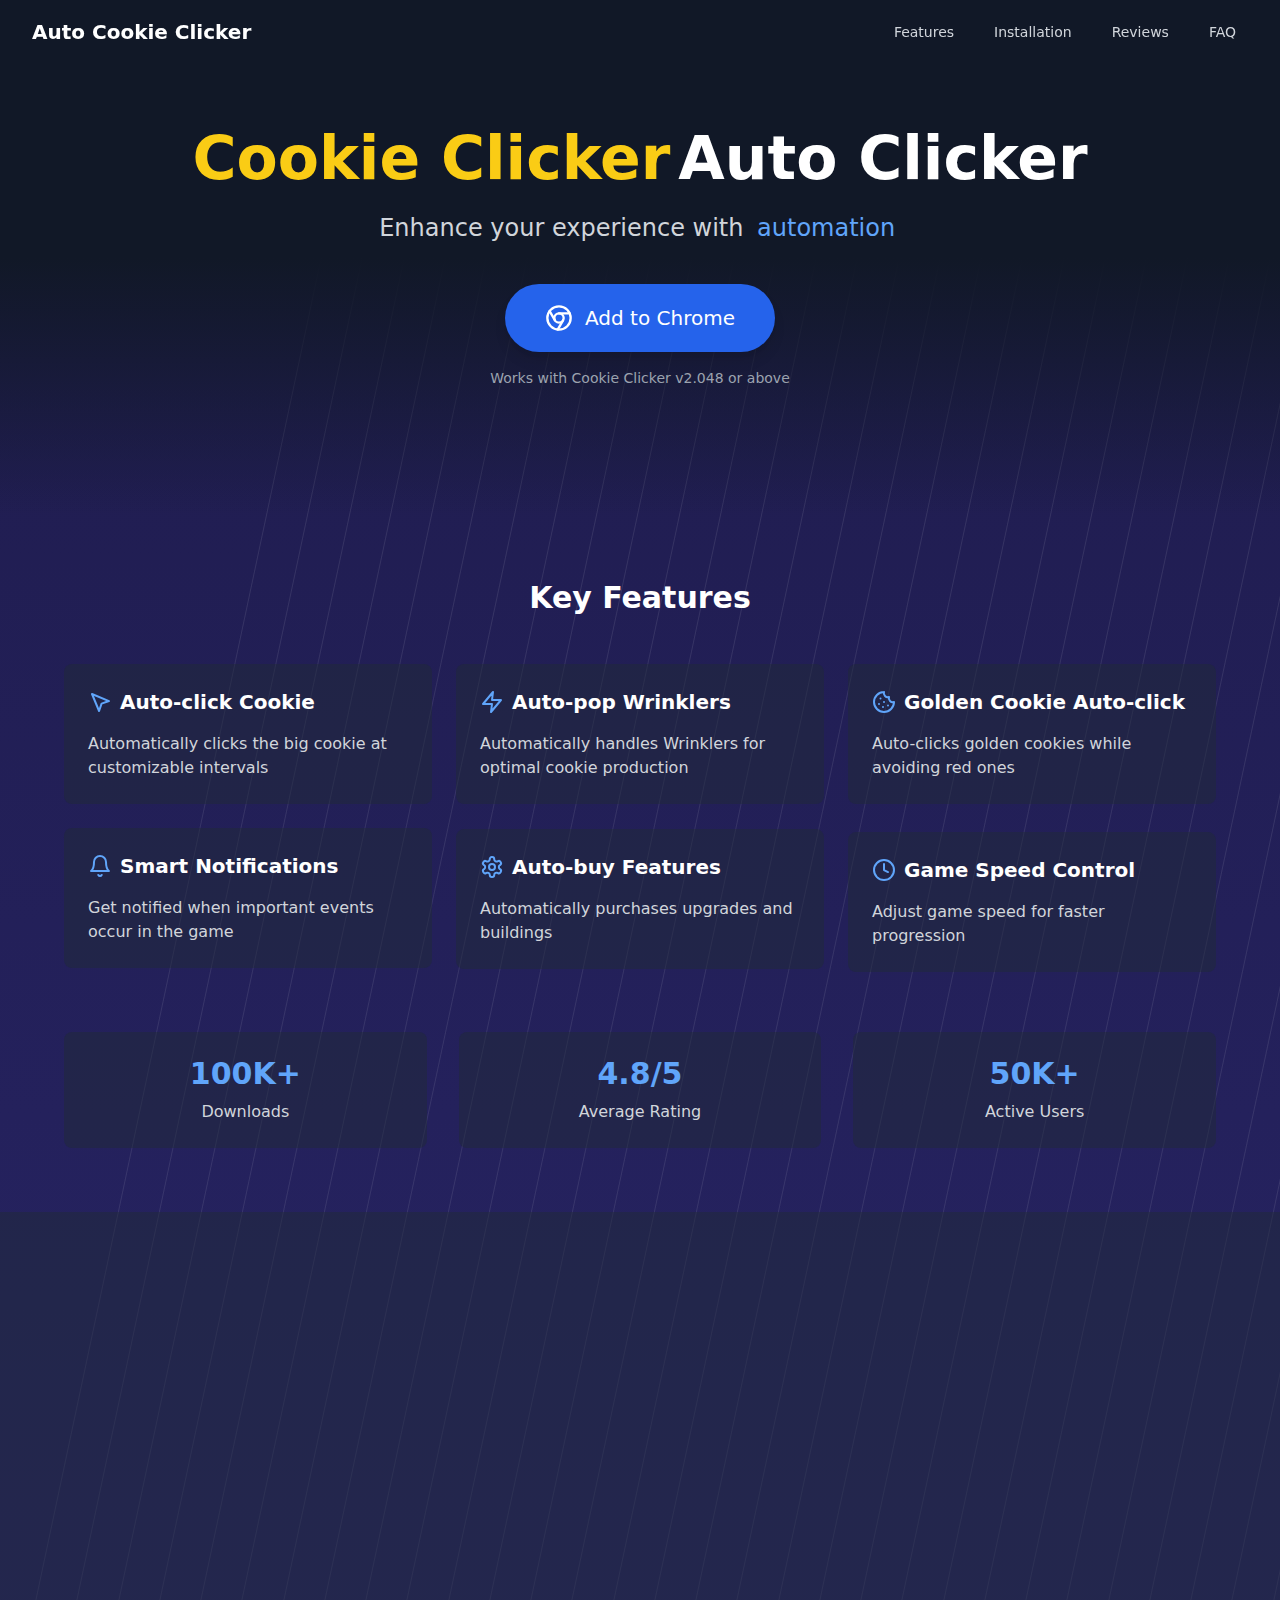
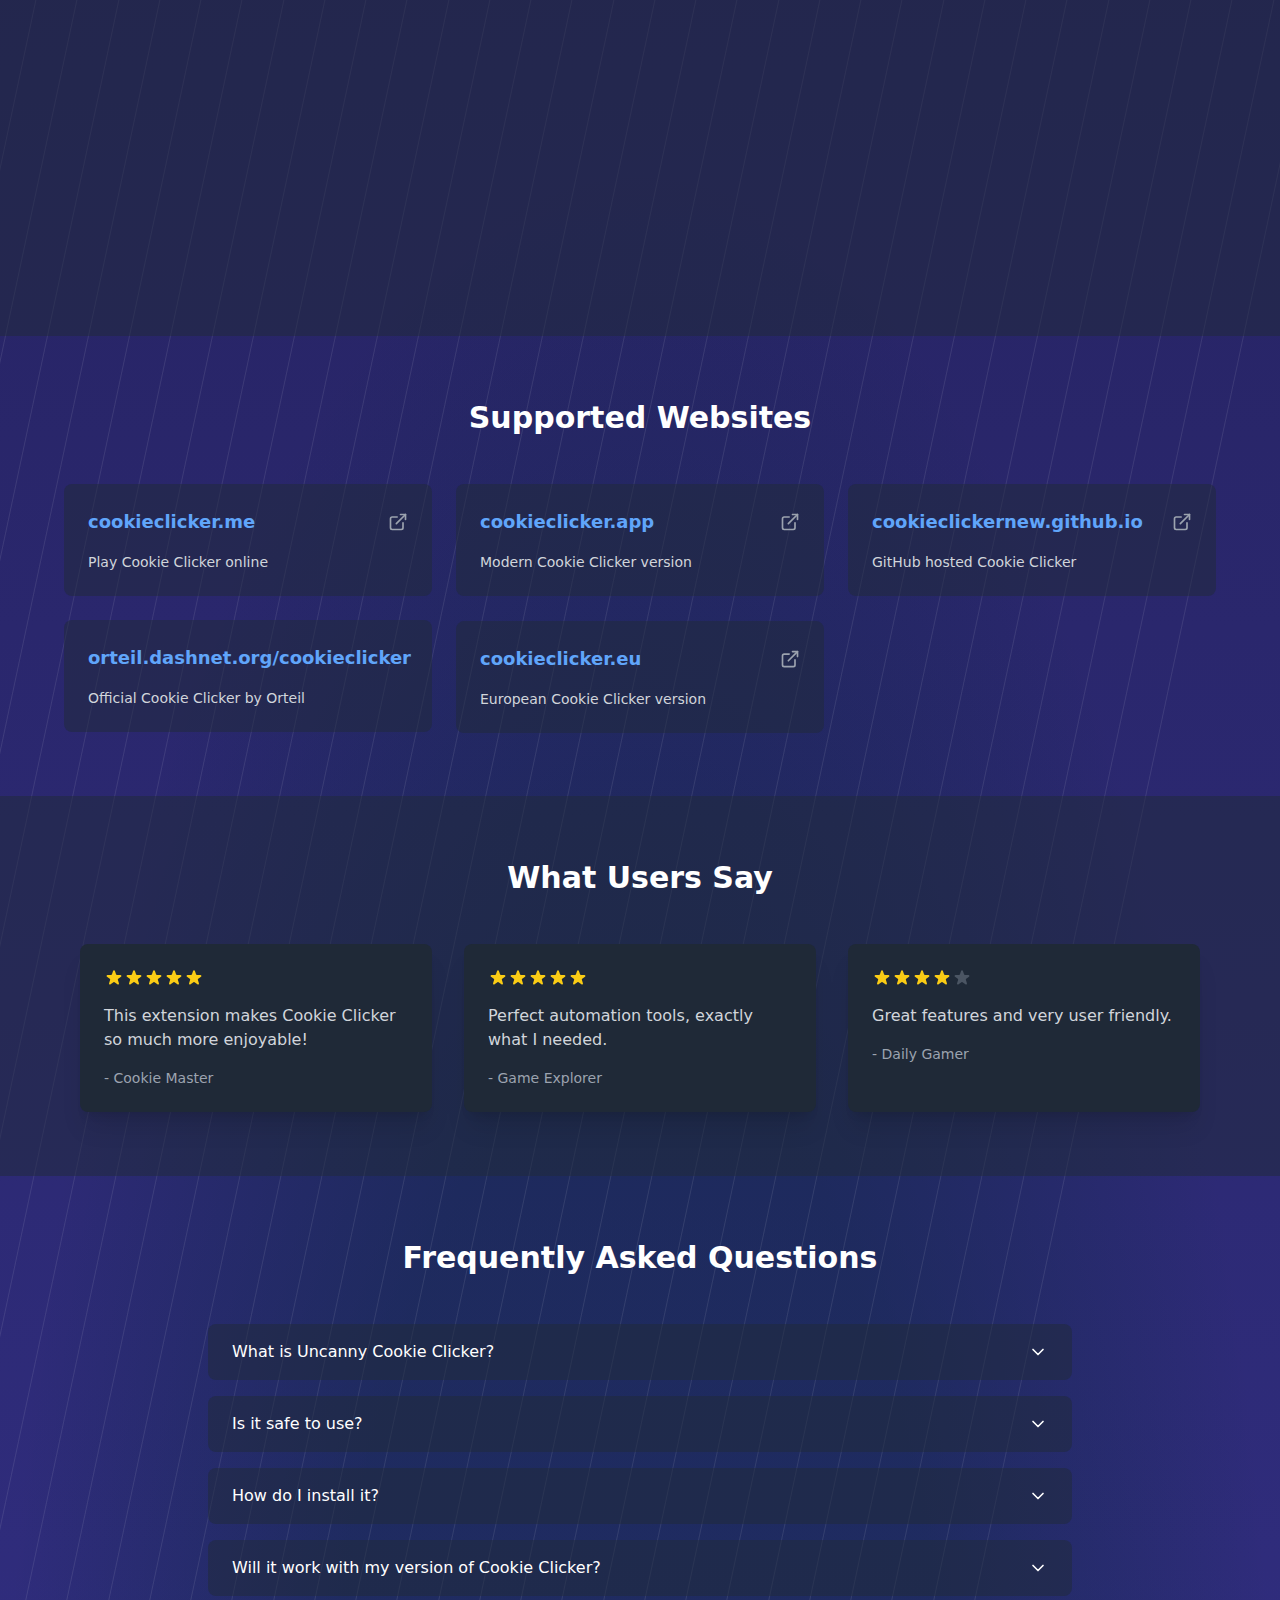
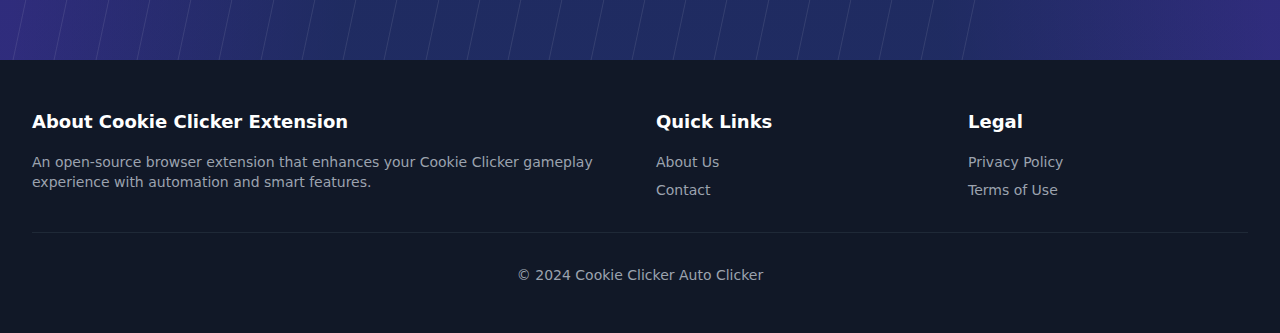
<file: index.html>
<!DOCTYPE html><html><head><meta charSet="utf-8" data-next-head=""/><meta name="viewport" content="width=device-width, initial-scale=1.0" data-next-head=""/><link rel="preconnect" href="https://fonts.googleapis.com" data-next-head=""/><link rel="preconnect" href="https://fonts.gstatic.com" crossorigin="anonymous" data-next-head=""/><title data-next-head="">Cookie Clicker Auto Clicker 2025 - Automate Your Cookie Clicker Gameplay</title><meta name="description" content="Maximize your Cookie Clicker experience with our advanced Auto Clicker 2025! Automate clicks, boost efficiency, and enjoy seamless gameplay with this must-have tool." data-next-head=""/><meta name="keywords" content="Cookie Clicker, Auto Clicker, Cookie Clicker Auto Clicker, Game Automation, Clicker Tools, Cookie Clicker Tips, Boost Gameplay" data-next-head=""/><meta property="og:title" content="Cookie Clicker Auto Clicker - Automate Your Cookie Clicker Gameplay" data-next-head=""/><meta property="og:description" content="Take your Cookie Clicker gameplay to the next level with the best Auto Clicker. Automate clicks, optimize efficiency, and unlock achievements effortlessly!" data-next-head=""/><meta property="og:image" content="/thumb.webp" data-next-head=""/><meta property="og:url" content="https://cookieclickerautoclicker.github.io/" data-next-head=""/><meta property="og:type" content="website" data-next-head=""/><meta name="twitter:card" content="summary_large_image" data-next-head=""/><meta name="twitter:title" content="Cookie Clicker Auto Clicker - Automate Your Cookie Clicker Gameplay" data-next-head=""/><meta name="twitter:description" content="Maximize your Cookie Clicker fun with our top-rated Auto Clicker. Automate gameplay and boost efficiency effortlessly!" data-next-head=""/><meta name="twitter:image" content="/thumb.webp" data-next-head=""/><meta name="author" content="Cookie Clicker Auto Clicker" data-next-head=""/><link rel="canonical" href="https://cookieclickerautoclicker.github.io/" data-next-head=""/><link rel="preload" href="/_next/static/css/c3222e21da5a133a.css" as="style"/><link rel="stylesheet" href="/_next/static/css/c3222e21da5a133a.css" data-n-g=""/><noscript data-n-css=""></noscript><script defer="" noModule="" src="/_next/static/chunks/polyfills-42372ed130431b0a.js"></script><script src="/_next/static/chunks/webpack-0d0518cf5dc92fa8.js" defer=""></script><script src="/_next/static/chunks/framework-df9b3ca72b694dfe.js" defer=""></script><script src="/_next/static/chunks/main-0fdde9e5ec6bfdec.js" defer=""></script><script src="/_next/static/chunks/pages/_app-8ff113bd3ce868ce.js" defer=""></script><script src="/_next/static/chunks/341-d533b30c1eeb4f4c.js" defer=""></script><script src="/_next/static/chunks/217-78b91759135560cb.js" defer=""></script><script src="/_next/static/chunks/pages/index-b96afceb5f040e64.js" defer=""></script><script src="/_next/static/n4cZ8-hDI5Qg3j5oz7-sv/_buildManifest.js" defer=""></script><script src="/_next/static/n4cZ8-hDI5Qg3j5oz7-sv/_ssgManifest.js" defer=""></script></head><body><div id="__next"><div class="relative w-full overflow-hidden min-h-screen flex flex-col"><div class="absolute inset-0 flex h-full w-full flex-row justify-between bg-gradient-to-t from-indigo-900 to-indigo-950"><div style="background:radial-gradient(50% 50% at 50% 50%,#072a39 0%,rgb(7,42,57) 50%,rgba(7,42,57,0) 100%)" class="absolute inset-0 top-1/2 h-full w-full rounded-full opacity-40"></div></div><div class="relative h-full w-full"><div class="relative z-10 flex-grow"><nav class="fixed w-full z-50 transition-all duration-300 bg-transparent"><div class="max-w-7xl mx-auto px-4 sm:px-6 lg:px-8"><div class="flex items-center justify-between h-16"><div class="flex-shrink-0"><a class="text-xl font-bold hover:text-blue-400 transition-colors" href="/">Auto Cookie Clicker</a></div><div class="hidden md:block"><div class="ml-10 flex items-baseline space-x-4"><a href="#features" class="text-gray-300 hover:text-white px-3 py-2 rounded-md text-sm font-medium">Features</a><a href="#installation" class="text-gray-300 hover:text-white px-3 py-2 rounded-md text-sm font-medium">Installation</a><a href="#reviews" class="text-gray-300 hover:text-white px-3 py-2 rounded-md text-sm font-medium">Reviews</a><a href="#faq" class="text-gray-300 hover:text-white px-3 py-2 rounded-md text-sm font-medium">FAQ</a></div></div><div class="md:hidden"><button class="inline-flex items-center justify-center p-2 rounded-md text-gray-400 hover:text-white hover:bg-gray-700 focus:outline-none"><svg xmlns="http://www.w3.org/2000/svg" width="24" height="24" viewBox="0 0 24 24" fill="none" stroke="currentColor" stroke-width="2" stroke-linecap="round" stroke-linejoin="round" class="lucide lucide-menu h-6 w-6"><line x1="4" x2="20" y1="12" y2="12"></line><line x1="4" x2="20" y1="6" y2="6"></line><line x1="4" x2="20" y1="18" y2="18"></line></svg></button></div></div></div><div class="md:hidden hidden"><div class="px-2 pt-2 pb-3 space-y-1 sm:px-3 bg-gray-900"><a href="#features" class="text-gray-300 hover:text-white block px-3 py-2 rounded-md text-base font-medium w-full text-left">Features</a><a href="#installation" class="text-gray-300 hover:text-white block px-3 py-2 rounded-md text-base font-medium w-full text-left">Installation</a><a href="#reviews" class="text-gray-300 hover:text-white block px-3 py-2 rounded-md text-base font-medium w-full text-left">Reviews</a><a href="#faq" class="text-gray-300 hover:text-white block px-3 py-2 rounded-md text-base font-medium w-full text-left">FAQ</a></div></div></nav><div class="relative overflow-hidden bg-gradient-to-b from-gray-900 via-gray-900 to-transparent"><div class="absolute inset-0 -z-20 bg-grid-white/[0.02] bg-[size:60px_60px] pointer-events-none"></div><div class="absolute inset-0 -z-10 flex items-center justify-center pointer-events-none"><div class="pointer-events-none absolute h-full w-full bg-gradient-to-b from-blue-500/5 via-transparent to-transparent"></div></div><div class="relative max-w-7xl mx-auto px-4 sm:px-6 lg:px-8 py-24 md:py-32"><div class="text-center" style="opacity:0;transform:translateY(20px)"><div class="mb-6"><h1 class="text-4xl md:text-6xl font-bold"><div class="inline-flex items-center relative"><div class="group"><span class="text-yellow-400 group-hover:text-yellow-300">Cookie Clicker</span><div class="duration-500 absolute inset-0 cursor-pointer"><span class="pointer-events-none transform text-5xl transition-all duration-500 opacity-0 scale-50 group-hover:opacity-100 group-hover:scale-100 absolute top-1/2 -translate-y-1/2 right-[calc(100%+2rem)] group-hover:-translate-x-4 group-hover:-translate-y-12 group-hover:-rotate-[20deg]">🍪</span><span class="pointer-events-none transform text-5xl transition-all duration-500 opacity-0 scale-50 group-hover:opacity-100 group-hover:scale-100 absolute top-1/2 -translate-y-1/2 right-[calc(100%+1rem)] group-hover:-translate-x-4 group-hover:translate-y-8 group-hover:rotate-[20deg]">🎮</span><span class="pointer-events-none transform text-5xl transition-all duration-500 opacity-0 scale-50 group-hover:opacity-100 group-hover:scale-100 absolute top-1/2 -translate-y-1/2 left-[calc(100%+1rem)] group-hover:translate-x-4 group-hover:-translate-y-12 group-hover:-rotate-[20deg]">⚡</span><span class="pointer-events-none transform text-5xl transition-all duration-500 opacity-0 scale-50 group-hover:opacity-100 group-hover:scale-100 absolute top-1/2 -translate-y-1/2 left-[calc(100%+2rem)] group-hover:translate-x-4 group-hover:translate-y-8 group-hover:rotate-[20deg]">🚀</span></div></div><span class="text-white ml-2">Auto Clicker</span></div></h1></div><div class="relative mb-10"><div class="text-xl md:text-2xl text-gray-300 flex items-center justify-center gap-2">Enhance your experience with<div class="flex flex-col overflow-hidden text-blue-400"><span class="animate-flip-words">automation</span><span class="animate-flip-words">notifications</span><span class="animate-flip-words">auto-click</span><span class="animate-flip-words">optimization</span><span class="animate-flip-words">automation</span></div></div></div><div class="relative z-20 flex flex-col items-center justify-center space-y-4"><a href="https://chromewebstore.google.com/detail/cookie-clicker-auto-click/ljhmiidceacgofcmfdkolknekhmngbei" target="_blank" rel="noopener noreferrer" class="inline-flex items-center justify-center px-10 py-5 text-xl font-medium text-white bg-blue-600 rounded-full hover:bg-blue-700 transition-colors duration-300 shadow-lg hover:shadow-xl"><svg xmlns="http://www.w3.org/2000/svg" width="24" height="24" viewBox="0 0 24 24" fill="none" stroke="currentColor" stroke-width="2" stroke-linecap="round" stroke-linejoin="round" class="lucide lucide-chrome w-7 h-7 mr-3"><circle cx="12" cy="12" r="10"></circle><circle cx="12" cy="12" r="4"></circle><line x1="21.17" x2="12" y1="8" y2="8"></line><line x1="3.95" x2="8.54" y1="6.06" y2="14"></line><line x1="10.88" x2="15.46" y1="21.94" y2="14"></line></svg>Add to Chrome</a><div class="text-sm text-gray-400">Works with Cookie Clicker v2.048 or above</div></div></div></div><div class="absolute inset-0 -z-10 pointer-events-none bg-[linear-gradient(to_right,#4f4f4f2e_1px,transparent_1px),linear-gradient(to_bottom,#4f4f4f2e_1px,transparent_1px)] bg-[size:44px_44px] [mask-image:radial-gradient(ellipse_60%_50%_at_50%_0%,#000_70%,transparent_110%)]"></div></div><div id="features" class="container mx-auto px-4 py-16"><main class="max-w-6xl mx-auto"><h2 class="text-3xl font-bold text-center mb-12">Key Features</h2><div class="grid grid-cols-1 md:grid-cols-2 lg:grid-cols-3 gap-6"><div style="opacity:0;transform:translateY(20px)"><div class="bg-gray-800/50 p-6 rounded-lg h-full flex flex-col"><div class="flex items-center mb-4"><svg xmlns="http://www.w3.org/2000/svg" width="24" height="24" viewBox="0 0 24 24" fill="none" stroke="currentColor" stroke-width="2" stroke-linecap="round" stroke-linejoin="round" class="lucide lucide-mouse-pointer2 w-6 h-6 text-blue-400 mr-2"><path d="m4 4 7.07 17 2.51-7.39L21 11.07z"></path></svg><h3 class="text-xl font-semibold">Auto-click Cookie</h3></div><p class="text-gray-300 flex-grow">Automatically clicks the big cookie at customizable intervals</p></div></div><div style="opacity:0;transform:translateY(20px)"><div class="bg-gray-800/50 p-6 rounded-lg h-full flex flex-col"><div class="flex items-center mb-4"><svg xmlns="http://www.w3.org/2000/svg" width="24" height="24" viewBox="0 0 24 24" fill="none" stroke="currentColor" stroke-width="2" stroke-linecap="round" stroke-linejoin="round" class="lucide lucide-zap w-6 h-6 text-blue-400 mr-2"><polygon points="13 2 3 14 12 14 11 22 21 10 12 10 13 2"></polygon></svg><h3 class="text-xl font-semibold">Auto-pop Wrinklers</h3></div><p class="text-gray-300 flex-grow">Automatically handles Wrinklers for optimal cookie production</p></div></div><div style="opacity:0;transform:translateY(20px)"><div class="bg-gray-800/50 p-6 rounded-lg h-full flex flex-col"><div class="flex items-center mb-4"><svg xmlns="http://www.w3.org/2000/svg" width="24" height="24" viewBox="0 0 24 24" fill="none" stroke="currentColor" stroke-width="2" stroke-linecap="round" stroke-linejoin="round" class="lucide lucide-cookie w-6 h-6 text-blue-400 mr-2"><path d="M12 2a10 10 0 1 0 10 10 4 4 0 0 1-5-5 4 4 0 0 1-5-5"></path><path d="M8.5 8.5v.01"></path><path d="M16 15.5v.01"></path><path d="M12 12v.01"></path><path d="M11 17v.01"></path><path d="M7 14v.01"></path></svg><h3 class="text-xl font-semibold">Golden Cookie Auto-click</h3></div><p class="text-gray-300 flex-grow">Auto-clicks golden cookies while avoiding red ones</p></div></div><div style="opacity:0;transform:translateY(20px)"><div class="bg-gray-800/50 p-6 rounded-lg h-full flex flex-col"><div class="flex items-center mb-4"><svg xmlns="http://www.w3.org/2000/svg" width="24" height="24" viewBox="0 0 24 24" fill="none" stroke="currentColor" stroke-width="2" stroke-linecap="round" stroke-linejoin="round" class="lucide lucide-bell w-6 h-6 text-blue-400 mr-2"><path d="M6 8a6 6 0 0 1 12 0c0 7 3 9 3 9H3s3-2 3-9"></path><path d="M10.3 21a1.94 1.94 0 0 0 3.4 0"></path></svg><h3 class="text-xl font-semibold">Smart Notifications</h3></div><p class="text-gray-300 flex-grow">Get notified when important events occur in the game</p></div></div><div style="opacity:0;transform:translateY(20px)"><div class="bg-gray-800/50 p-6 rounded-lg h-full flex flex-col"><div class="flex items-center mb-4"><svg xmlns="http://www.w3.org/2000/svg" width="24" height="24" viewBox="0 0 24 24" fill="none" stroke="currentColor" stroke-width="2" stroke-linecap="round" stroke-linejoin="round" class="lucide lucide-settings w-6 h-6 text-blue-400 mr-2"><path d="M12.22 2h-.44a2 2 0 0 0-2 2v.18a2 2 0 0 1-1 1.73l-.43.25a2 2 0 0 1-2 0l-.15-.08a2 2 0 0 0-2.73.73l-.22.38a2 2 0 0 0 .73 2.73l.15.1a2 2 0 0 1 1 1.72v.51a2 2 0 0 1-1 1.74l-.15.09a2 2 0 0 0-.73 2.73l.22.38a2 2 0 0 0 2.73.73l.15-.08a2 2 0 0 1 2 0l.43.25a2 2 0 0 1 1 1.73V20a2 2 0 0 0 2 2h.44a2 2 0 0 0 2-2v-.18a2 2 0 0 1 1-1.73l.43-.25a2 2 0 0 1 2 0l.15.08a2 2 0 0 0 2.73-.73l.22-.39a2 2 0 0 0-.73-2.73l-.15-.08a2 2 0 0 1-1-1.74v-.5a2 2 0 0 1 1-1.74l.15-.09a2 2 0 0 0 .73-2.73l-.22-.38a2 2 0 0 0-2.73-.73l-.15.08a2 2 0 0 1-2 0l-.43-.25a2 2 0 0 1-1-1.73V4a2 2 0 0 0-2-2z"></path><circle cx="12" cy="12" r="3"></circle></svg><h3 class="text-xl font-semibold">Auto-buy Features</h3></div><p class="text-gray-300 flex-grow">Automatically purchases upgrades and buildings</p></div></div><div style="opacity:0;transform:translateY(20px)"><div class="bg-gray-800/50 p-6 rounded-lg h-full flex flex-col"><div class="flex items-center mb-4"><svg xmlns="http://www.w3.org/2000/svg" width="24" height="24" viewBox="0 0 24 24" fill="none" stroke="currentColor" stroke-width="2" stroke-linecap="round" stroke-linejoin="round" class="lucide lucide-clock w-6 h-6 text-blue-400 mr-2"><circle cx="12" cy="12" r="10"></circle><polyline points="12 6 12 12 16 14"></polyline></svg><h3 class="text-xl font-semibold">Game Speed Control</h3></div><p class="text-gray-300 flex-grow">Adjust game speed for faster progression</p></div></div></div><div class="grid grid-cols-1 md:grid-cols-3 gap-8 mt-16"><div class="bg-gray-800/50 p-6 rounded-lg text-center" style="opacity:0;transform:translateY(20px)"><div class="text-3xl font-bold text-blue-400 mb-2">100K+</div><div class="text-gray-300">Downloads</div></div><div class="bg-gray-800/50 p-6 rounded-lg text-center" style="opacity:0;transform:translateY(20px)"><div class="text-3xl font-bold text-blue-400 mb-2">4.8/5</div><div class="text-gray-300">Average Rating</div></div><div class="bg-gray-800/50 p-6 rounded-lg text-center" style="opacity:0;transform:translateY(20px)"><div class="text-3xl font-bold text-blue-400 mb-2">50K+</div><div class="text-gray-300">Active Users</div></div></div></main></div><section id="installation" class="min-h-[80vh] flex items-center py-16 bg-gray-800/50"><div class="max-w-6xl mx-auto px-4 w-full"><div class="text-center mb-12" style="opacity:0;transform:translateY(20px)"><h2 class="text-4xl md:text-5xl font-bold bg-clip-text text-transparent bg-gradient-to-r from-blue-400 to-blue-600">Getting Started</h2><p class="mt-4 text-lg text-gray-400">Follow these simple steps to start automating your Cookie Clicker game</p></div><div class="grid md:grid-cols-2 gap-12 items-start max-w-5xl mx-auto"><div class="space-y-6" style="opacity:0;transform:translateX(-20px)"><div class="group flex items-start gap-6 bg-gray-800/50 p-6 rounded-lg transition-all duration-300 hover:bg-gray-800/70 hover:scale-[1.02] hover:shadow-xl" style="opacity:0;transform:translateY(20px)"><div class="flex-shrink-0 transition-transform duration-300 group-hover:-rotate-12"><svg xmlns="http://www.w3.org/2000/svg" width="24" height="24" viewBox="0 0 24 24" fill="none" stroke="currentColor" stroke-width="2" stroke-linecap="round" stroke-linejoin="round" class="lucide lucide-chrome w-8 h-8 text-blue-400 group-hover:text-blue-300"><circle cx="12" cy="12" r="10"></circle><circle cx="12" cy="12" r="4"></circle><line x1="21.17" x2="12" y1="8" y2="8"></line><line x1="3.95" x2="8.54" y1="6.06" y2="14"></line><line x1="10.88" x2="15.46" y1="21.94" y2="14"></line></svg></div><div><h3 class="text-xl font-semibold mb-2 transition-colors group-hover:text-blue-300">Install Extension</h3><p class="text-gray-300 text-base leading-relaxed">Click &#x27;Add to Chrome&#x27; button and confirm the installation</p></div></div><div class="group flex items-start gap-6 bg-gray-800/50 p-6 rounded-lg transition-all duration-300 hover:bg-gray-800/70 hover:scale-[1.02] hover:shadow-xl" style="opacity:0;transform:translateY(20px)"><div class="flex-shrink-0 transition-transform duration-300 group-hover:-rotate-12"><svg xmlns="http://www.w3.org/2000/svg" width="24" height="24" viewBox="0 0 24 24" fill="none" stroke="currentColor" stroke-width="2" stroke-linecap="round" stroke-linejoin="round" class="lucide lucide-pin w-8 h-8 text-blue-400 group-hover:text-blue-300"><line x1="12" x2="12" y1="17" y2="22"></line><path d="M5 17h14v-1.76a2 2 0 0 0-1.11-1.79l-1.78-.9A2 2 0 0 1 15 10.76V6h1a2 2 0 0 0 0-4H8a2 2 0 0 0 0 4h1v4.76a2 2 0 0 1-1.11 1.79l-1.78.9A2 2 0 0 0 5 15.24Z"></path></svg></div><div><h3 class="text-xl font-semibold mb-2 transition-colors group-hover:text-blue-300">Pin Extension</h3><p class="text-gray-300 text-base leading-relaxed">Click the puzzle icon in Chrome toolbar and pin Cookie Clicker Auto Clicker</p></div></div><div class="group flex items-start gap-6 bg-gray-800/50 p-6 rounded-lg transition-all duration-300 hover:bg-gray-800/70 hover:scale-[1.02] hover:shadow-xl" style="opacity:0;transform:translateY(20px)"><div class="flex-shrink-0 transition-transform duration-300 group-hover:-rotate-12"><svg xmlns="http://www.w3.org/2000/svg" width="24" height="24" viewBox="0 0 24 24" fill="none" stroke="currentColor" stroke-width="2" stroke-linecap="round" stroke-linejoin="round" class="lucide lucide-play-circle w-8 h-8 text-blue-400 group-hover:text-blue-300"><circle cx="12" cy="12" r="10"></circle><polygon points="10 8 16 12 10 16 10 8"></polygon></svg></div><div><h3 class="text-xl font-semibold mb-2 transition-colors group-hover:text-blue-300">Start Using</h3><p class="text-gray-300 text-base leading-relaxed"><span>Go to<!-- --> <a href="https://cookieclicker.me" target="_blank" rel="noopener noreferrer" class="text-blue-400 hover:text-blue-300 underline">cookieclicker.me</a> <!-- -->and enjoy automated clicking!</span></p></div></div></div><div class="relative h-full flex items-center" style="opacity:0;transform:translateX(20px)"><div class="relative aspect-video w-full bg-gray-900 rounded-lg cursor-pointer group overflow-hidden shadow-xl"><div class="absolute inset-0 flex items-center justify-center bg-gray-900/50 group-hover:bg-gray-900/30 transition-colors"><svg xmlns="http://www.w3.org/2000/svg" width="24" height="24" viewBox="0 0 24 24" fill="none" stroke="currentColor" stroke-width="2" stroke-linecap="round" stroke-linejoin="round" class="lucide lucide-play-circle w-20 h-20 text-blue-400 group-hover:text-blue-300 transition-all transform group-hover:scale-110"><circle cx="12" cy="12" r="10"></circle><polygon points="10 8 16 12 10 16 10 8"></polygon></svg></div><div class="absolute bottom-6 left-6 text-xl font-medium">Watch Tutorial</div></div></div></div></div></section><div id="supported" class="container mx-auto px-4 py-16"><main class="max-w-6xl mx-auto"><h2 class="text-3xl font-bold text-center mb-12">Supported Websites</h2><div class="grid grid-cols-1 md:grid-cols-3 gap-6"><a href="https://cookieclicker.me" target="_blank" rel="noopener noreferrer" class="group flex flex-col p-6 bg-gray-800/50 rounded-lg hover:bg-gray-800/70 transition-all duration-300" style="opacity:0;transform:translateY(20px)"><div class="flex flex-col h-full"><div class="flex items-center justify-between mb-4"><h3 class="text-lg font-semibold text-blue-400 group-hover:text-blue-300 transition-colors">cookieclicker.me</h3><svg xmlns="http://www.w3.org/2000/svg" width="24" height="24" viewBox="0 0 24 24" fill="none" stroke="currentColor" stroke-width="2" stroke-linecap="round" stroke-linejoin="round" class="lucide lucide-external-link w-5 h-5 text-gray-400 group-hover:text-blue-300 transition-colors"><path d="M15 3h6v6"></path><path d="M10 14 21 3"></path><path d="M18 13v6a2 2 0 0 1-2 2H5a2 2 0 0 1-2-2V8a2 2 0 0 1 2-2h6"></path></svg></div><p class="text-gray-300 text-sm">Play Cookie Clicker online</p></div></a><a href="https://cookieclicker.app" target="_blank" rel="noopener noreferrer" class="group flex flex-col p-6 bg-gray-800/50 rounded-lg hover:bg-gray-800/70 transition-all duration-300" style="opacity:0;transform:translateY(20px)"><div class="flex flex-col h-full"><div class="flex items-center justify-between mb-4"><h3 class="text-lg font-semibold text-blue-400 group-hover:text-blue-300 transition-colors">cookieclicker.app</h3><svg xmlns="http://www.w3.org/2000/svg" width="24" height="24" viewBox="0 0 24 24" fill="none" stroke="currentColor" stroke-width="2" stroke-linecap="round" stroke-linejoin="round" class="lucide lucide-external-link w-5 h-5 text-gray-400 group-hover:text-blue-300 transition-colors"><path d="M15 3h6v6"></path><path d="M10 14 21 3"></path><path d="M18 13v6a2 2 0 0 1-2 2H5a2 2 0 0 1-2-2V8a2 2 0 0 1 2-2h6"></path></svg></div><p class="text-gray-300 text-sm">Modern Cookie Clicker version</p></div></a><a href="https://cookieclickernew.github.io" target="_blank" rel="noopener noreferrer" class="group flex flex-col p-6 bg-gray-800/50 rounded-lg hover:bg-gray-800/70 transition-all duration-300" style="opacity:0;transform:translateY(20px)"><div class="flex flex-col h-full"><div class="flex items-center justify-between mb-4"><h3 class="text-lg font-semibold text-blue-400 group-hover:text-blue-300 transition-colors">cookieclickernew.github.io</h3><svg xmlns="http://www.w3.org/2000/svg" width="24" height="24" viewBox="0 0 24 24" fill="none" stroke="currentColor" stroke-width="2" stroke-linecap="round" stroke-linejoin="round" class="lucide lucide-external-link w-5 h-5 text-gray-400 group-hover:text-blue-300 transition-colors"><path d="M15 3h6v6"></path><path d="M10 14 21 3"></path><path d="M18 13v6a2 2 0 0 1-2 2H5a2 2 0 0 1-2-2V8a2 2 0 0 1 2-2h6"></path></svg></div><p class="text-gray-300 text-sm">GitHub hosted Cookie Clicker</p></div></a><div class="group flex flex-col p-6 bg-gray-800/50 rounded-lg" style="opacity:0;transform:translateY(20px)"><div class="flex flex-col h-full"><div class="flex items-center justify-between mb-4"><h3 class="text-lg font-semibold text-blue-400 group-hover:text-blue-300 transition-colors">orteil.dashnet.org/cookieclicker</h3><svg xmlns="http://www.w3.org/2000/svg" width="24" height="24" viewBox="0 0 24 24" fill="none" stroke="currentColor" stroke-width="2" stroke-linecap="round" stroke-linejoin="round" class="lucide lucide-external-link w-5 h-5 text-gray-400 group-hover:text-blue-300 transition-colors"><path d="M15 3h6v6"></path><path d="M10 14 21 3"></path><path d="M18 13v6a2 2 0 0 1-2 2H5a2 2 0 0 1-2-2V8a2 2 0 0 1 2-2h6"></path></svg></div><p class="text-gray-300 text-sm">Official Cookie Clicker by Orteil</p></div></div><div class="group flex flex-col p-6 bg-gray-800/50 rounded-lg" style="opacity:0;transform:translateY(20px)"><div class="flex flex-col h-full"><div class="flex items-center justify-between mb-4"><h3 class="text-lg font-semibold text-blue-400 group-hover:text-blue-300 transition-colors">cookieclicker.eu</h3><svg xmlns="http://www.w3.org/2000/svg" width="24" height="24" viewBox="0 0 24 24" fill="none" stroke="currentColor" stroke-width="2" stroke-linecap="round" stroke-linejoin="round" class="lucide lucide-external-link w-5 h-5 text-gray-400 group-hover:text-blue-300 transition-colors"><path d="M15 3h6v6"></path><path d="M10 14 21 3"></path><path d="M18 13v6a2 2 0 0 1-2 2H5a2 2 0 0 1-2-2V8a2 2 0 0 1 2-2h6"></path></svg></div><p class="text-gray-300 text-sm">European Cookie Clicker version</p></div></div></div></main></div><div id="reviews"><section class="py-16 bg-gray-800/50"><div class="max-w-6xl mx-auto px-4"><h2 class="text-3xl font-bold text-center mb-12">What Users Say</h2><div class="grid md:grid-cols-3 gap-8"><div class="bg-gray-800 p-6 rounded-lg shadow-xl"><div class="flex mb-4"><svg class="w-5 h-5 text-yellow-400" fill="currentColor" viewBox="0 0 20 20"><path d="M9.049 2.927c.3-.921 1.603-.921 1.902 0l1.07 3.292a1 1 0 00.95.69h3.462c.969 0 1.371 1.24.588 1.81l-2.8 2.034a1 1 0 00-.364 1.118l1.07 3.292c.3.921-.755 1.688-1.54 1.118l-2.8-2.034a1 1 0 00-1.175 0l-2.8 2.034c-.784.57-1.838-.197-1.539-1.118l1.07-3.292a1 1 0 00-.364-1.118L2.98 8.72c-.783-.57-.38-1.81.588-1.81h3.461a1 1 0 00.951-.69l1.07-3.292z"></path></svg><svg class="w-5 h-5 text-yellow-400" fill="currentColor" viewBox="0 0 20 20"><path d="M9.049 2.927c.3-.921 1.603-.921 1.902 0l1.07 3.292a1 1 0 00.95.69h3.462c.969 0 1.371 1.24.588 1.81l-2.8 2.034a1 1 0 00-.364 1.118l1.07 3.292c.3.921-.755 1.688-1.54 1.118l-2.8-2.034a1 1 0 00-1.175 0l-2.8 2.034c-.784.57-1.838-.197-1.539-1.118l1.07-3.292a1 1 0 00-.364-1.118L2.98 8.72c-.783-.57-.38-1.81.588-1.81h3.461a1 1 0 00.951-.69l1.07-3.292z"></path></svg><svg class="w-5 h-5 text-yellow-400" fill="currentColor" viewBox="0 0 20 20"><path d="M9.049 2.927c.3-.921 1.603-.921 1.902 0l1.07 3.292a1 1 0 00.95.69h3.462c.969 0 1.371 1.24.588 1.81l-2.8 2.034a1 1 0 00-.364 1.118l1.07 3.292c.3.921-.755 1.688-1.54 1.118l-2.8-2.034a1 1 0 00-1.175 0l-2.8 2.034c-.784.57-1.838-.197-1.539-1.118l1.07-3.292a1 1 0 00-.364-1.118L2.98 8.72c-.783-.57-.38-1.81.588-1.81h3.461a1 1 0 00.951-.69l1.07-3.292z"></path></svg><svg class="w-5 h-5 text-yellow-400" fill="currentColor" viewBox="0 0 20 20"><path d="M9.049 2.927c.3-.921 1.603-.921 1.902 0l1.07 3.292a1 1 0 00.95.69h3.462c.969 0 1.371 1.24.588 1.81l-2.8 2.034a1 1 0 00-.364 1.118l1.07 3.292c.3.921-.755 1.688-1.54 1.118l-2.8-2.034a1 1 0 00-1.175 0l-2.8 2.034c-.784.57-1.838-.197-1.539-1.118l1.07-3.292a1 1 0 00-.364-1.118L2.98 8.72c-.783-.57-.38-1.81.588-1.81h3.461a1 1 0 00.951-.69l1.07-3.292z"></path></svg><svg class="w-5 h-5 text-yellow-400" fill="currentColor" viewBox="0 0 20 20"><path d="M9.049 2.927c.3-.921 1.603-.921 1.902 0l1.07 3.292a1 1 0 00.95.69h3.462c.969 0 1.371 1.24.588 1.81l-2.8 2.034a1 1 0 00-.364 1.118l1.07 3.292c.3.921-.755 1.688-1.54 1.118l-2.8-2.034a1 1 0 00-1.175 0l-2.8 2.034c-.784.57-1.838-.197-1.539-1.118l1.07-3.292a1 1 0 00-.364-1.118L2.98 8.72c-.783-.57-.38-1.81.588-1.81h3.461a1 1 0 00.951-.69l1.07-3.292z"></path></svg></div><p class="text-gray-300 mb-4">This extension makes Cookie Clicker so much more enjoyable!</p><p class="text-gray-400 text-sm">- <!-- -->Cookie Master</p></div><div class="bg-gray-800 p-6 rounded-lg shadow-xl"><div class="flex mb-4"><svg class="w-5 h-5 text-yellow-400" fill="currentColor" viewBox="0 0 20 20"><path d="M9.049 2.927c.3-.921 1.603-.921 1.902 0l1.07 3.292a1 1 0 00.95.69h3.462c.969 0 1.371 1.24.588 1.81l-2.8 2.034a1 1 0 00-.364 1.118l1.07 3.292c.3.921-.755 1.688-1.54 1.118l-2.8-2.034a1 1 0 00-1.175 0l-2.8 2.034c-.784.57-1.838-.197-1.539-1.118l1.07-3.292a1 1 0 00-.364-1.118L2.98 8.72c-.783-.57-.38-1.81.588-1.81h3.461a1 1 0 00.951-.69l1.07-3.292z"></path></svg><svg class="w-5 h-5 text-yellow-400" fill="currentColor" viewBox="0 0 20 20"><path d="M9.049 2.927c.3-.921 1.603-.921 1.902 0l1.07 3.292a1 1 0 00.95.69h3.462c.969 0 1.371 1.24.588 1.81l-2.8 2.034a1 1 0 00-.364 1.118l1.07 3.292c.3.921-.755 1.688-1.54 1.118l-2.8-2.034a1 1 0 00-1.175 0l-2.8 2.034c-.784.57-1.838-.197-1.539-1.118l1.07-3.292a1 1 0 00-.364-1.118L2.98 8.72c-.783-.57-.38-1.81.588-1.81h3.461a1 1 0 00.951-.69l1.07-3.292z"></path></svg><svg class="w-5 h-5 text-yellow-400" fill="currentColor" viewBox="0 0 20 20"><path d="M9.049 2.927c.3-.921 1.603-.921 1.902 0l1.07 3.292a1 1 0 00.95.69h3.462c.969 0 1.371 1.24.588 1.81l-2.8 2.034a1 1 0 00-.364 1.118l1.07 3.292c.3.921-.755 1.688-1.54 1.118l-2.8-2.034a1 1 0 00-1.175 0l-2.8 2.034c-.784.57-1.838-.197-1.539-1.118l1.07-3.292a1 1 0 00-.364-1.118L2.98 8.72c-.783-.57-.38-1.81.588-1.81h3.461a1 1 0 00.951-.69l1.07-3.292z"></path></svg><svg class="w-5 h-5 text-yellow-400" fill="currentColor" viewBox="0 0 20 20"><path d="M9.049 2.927c.3-.921 1.603-.921 1.902 0l1.07 3.292a1 1 0 00.95.69h3.462c.969 0 1.371 1.24.588 1.81l-2.8 2.034a1 1 0 00-.364 1.118l1.07 3.292c.3.921-.755 1.688-1.54 1.118l-2.8-2.034a1 1 0 00-1.175 0l-2.8 2.034c-.784.57-1.838-.197-1.539-1.118l1.07-3.292a1 1 0 00-.364-1.118L2.98 8.72c-.783-.57-.38-1.81.588-1.81h3.461a1 1 0 00.951-.69l1.07-3.292z"></path></svg><svg class="w-5 h-5 text-yellow-400" fill="currentColor" viewBox="0 0 20 20"><path d="M9.049 2.927c.3-.921 1.603-.921 1.902 0l1.07 3.292a1 1 0 00.95.69h3.462c.969 0 1.371 1.24.588 1.81l-2.8 2.034a1 1 0 00-.364 1.118l1.07 3.292c.3.921-.755 1.688-1.54 1.118l-2.8-2.034a1 1 0 00-1.175 0l-2.8 2.034c-.784.57-1.838-.197-1.539-1.118l1.07-3.292a1 1 0 00-.364-1.118L2.98 8.72c-.783-.57-.38-1.81.588-1.81h3.461a1 1 0 00.951-.69l1.07-3.292z"></path></svg></div><p class="text-gray-300 mb-4">Perfect automation tools, exactly what I needed.</p><p class="text-gray-400 text-sm">- <!-- -->Game Explorer</p></div><div class="bg-gray-800 p-6 rounded-lg shadow-xl"><div class="flex mb-4"><svg class="w-5 h-5 text-yellow-400" fill="currentColor" viewBox="0 0 20 20"><path d="M9.049 2.927c.3-.921 1.603-.921 1.902 0l1.07 3.292a1 1 0 00.95.69h3.462c.969 0 1.371 1.24.588 1.81l-2.8 2.034a1 1 0 00-.364 1.118l1.07 3.292c.3.921-.755 1.688-1.54 1.118l-2.8-2.034a1 1 0 00-1.175 0l-2.8 2.034c-.784.57-1.838-.197-1.539-1.118l1.07-3.292a1 1 0 00-.364-1.118L2.98 8.72c-.783-.57-.38-1.81.588-1.81h3.461a1 1 0 00.951-.69l1.07-3.292z"></path></svg><svg class="w-5 h-5 text-yellow-400" fill="currentColor" viewBox="0 0 20 20"><path d="M9.049 2.927c.3-.921 1.603-.921 1.902 0l1.07 3.292a1 1 0 00.95.69h3.462c.969 0 1.371 1.24.588 1.81l-2.8 2.034a1 1 0 00-.364 1.118l1.07 3.292c.3.921-.755 1.688-1.54 1.118l-2.8-2.034a1 1 0 00-1.175 0l-2.8 2.034c-.784.57-1.838-.197-1.539-1.118l1.07-3.292a1 1 0 00-.364-1.118L2.98 8.72c-.783-.57-.38-1.81.588-1.81h3.461a1 1 0 00.951-.69l1.07-3.292z"></path></svg><svg class="w-5 h-5 text-yellow-400" fill="currentColor" viewBox="0 0 20 20"><path d="M9.049 2.927c.3-.921 1.603-.921 1.902 0l1.07 3.292a1 1 0 00.95.69h3.462c.969 0 1.371 1.24.588 1.81l-2.8 2.034a1 1 0 00-.364 1.118l1.07 3.292c.3.921-.755 1.688-1.54 1.118l-2.8-2.034a1 1 0 00-1.175 0l-2.8 2.034c-.784.57-1.838-.197-1.539-1.118l1.07-3.292a1 1 0 00-.364-1.118L2.98 8.72c-.783-.57-.38-1.81.588-1.81h3.461a1 1 0 00.951-.69l1.07-3.292z"></path></svg><svg class="w-5 h-5 text-yellow-400" fill="currentColor" viewBox="0 0 20 20"><path d="M9.049 2.927c.3-.921 1.603-.921 1.902 0l1.07 3.292a1 1 0 00.95.69h3.462c.969 0 1.371 1.24.588 1.81l-2.8 2.034a1 1 0 00-.364 1.118l1.07 3.292c.3.921-.755 1.688-1.54 1.118l-2.8-2.034a1 1 0 00-1.175 0l-2.8 2.034c-.784.57-1.838-.197-1.539-1.118l1.07-3.292a1 1 0 00-.364-1.118L2.98 8.72c-.783-.57-.38-1.81.588-1.81h3.461a1 1 0 00.951-.69l1.07-3.292z"></path></svg><svg class="w-5 h-5 text-gray-600" fill="currentColor" viewBox="0 0 20 20"><path d="M9.049 2.927c.3-.921 1.603-.921 1.902 0l1.07 3.292a1 1 0 00.95.69h3.462c.969 0 1.371 1.24.588 1.81l-2.8 2.034a1 1 0 00-.364 1.118l1.07 3.292c.3.921-.755 1.688-1.54 1.118l-2.8-2.034a1 1 0 00-1.175 0l-2.8 2.034c-.784.57-1.838-.197-1.539-1.118l1.07-3.292a1 1 0 00-.364-1.118L2.98 8.72c-.783-.57-.38-1.81.588-1.81h3.461a1 1 0 00.951-.69l1.07-3.292z"></path></svg></div><p class="text-gray-300 mb-4">Great features and very user friendly.</p><p class="text-gray-400 text-sm">- <!-- -->Daily Gamer</p></div></div></div></section></div><section id="faq" class="py-16"><div class="max-w-4xl mx-auto px-4"><h2 class="text-3xl font-bold text-center mb-12">Frequently Asked Questions</h2><div class="space-y-4"><div class="bg-gray-800/50 rounded-lg overflow-hidden"><button class="w-full px-6 py-4 text-left flex items-center justify-between"><span class="font-medium">What is Uncanny Cookie Clicker?</span><svg xmlns="http://www.w3.org/2000/svg" width="24" height="24" viewBox="0 0 24 24" fill="none" stroke="currentColor" stroke-width="2" stroke-linecap="round" stroke-linejoin="round" class="lucide lucide-chevron-down w-5 h-5 transition-transform"><path d="m6 9 6 6 6-6"></path></svg></button><div class="px-6 transition-all duration-200 ease-in-out h-0 py-0"><p class="text-gray-300">Uncanny Cookie Clicker is a Chrome extension that enhances your Cookie Clicker gameplay with automation features and smart notifications.</p></div></div><div class="bg-gray-800/50 rounded-lg overflow-hidden"><button class="w-full px-6 py-4 text-left flex items-center justify-between"><span class="font-medium">Is it safe to use?</span><svg xmlns="http://www.w3.org/2000/svg" width="24" height="24" viewBox="0 0 24 24" fill="none" stroke="currentColor" stroke-width="2" stroke-linecap="round" stroke-linejoin="round" class="lucide lucide-chevron-down w-5 h-5 transition-transform"><path d="m6 9 6 6 6-6"></path></svg></button><div class="px-6 transition-all duration-200 ease-in-out h-0 py-0"><p class="text-gray-300">Yes, it&#x27;s completely safe. The extension only interacts with the Cookie Clicker game and doesn&#x27;t collect any personal data.</p></div></div><div class="bg-gray-800/50 rounded-lg overflow-hidden"><button class="w-full px-6 py-4 text-left flex items-center justify-between"><span class="font-medium">How do I install it?</span><svg xmlns="http://www.w3.org/2000/svg" width="24" height="24" viewBox="0 0 24 24" fill="none" stroke="currentColor" stroke-width="2" stroke-linecap="round" stroke-linejoin="round" class="lucide lucide-chevron-down w-5 h-5 transition-transform"><path d="m6 9 6 6 6-6"></path></svg></button><div class="px-6 transition-all duration-200 ease-in-out h-0 py-0"><p class="text-gray-300">Simply click the &#x27;Add to Chrome&#x27; button and follow the browser prompts to install the extension.</p></div></div><div class="bg-gray-800/50 rounded-lg overflow-hidden"><button class="w-full px-6 py-4 text-left flex items-center justify-between"><span class="font-medium">Will it work with my version of Cookie Clicker?</span><svg xmlns="http://www.w3.org/2000/svg" width="24" height="24" viewBox="0 0 24 24" fill="none" stroke="currentColor" stroke-width="2" stroke-linecap="round" stroke-linejoin="round" class="lucide lucide-chevron-down w-5 h-5 transition-transform"><path d="m6 9 6 6 6-6"></path></svg></button><div class="px-6 transition-all duration-200 ease-in-out h-0 py-0"><p class="text-gray-300">The extension is compatible with Cookie Clicker version 2.048 or above.</p></div></div></div></div></section><footer class="bg-gray-900 text-gray-400 mt-auto"><div class="max-w-7xl mx-auto py-12 px-4 sm:px-6 lg:px-8"><div class="grid grid-cols-1 md:grid-cols-4 gap-8"><div class="col-span-2"><h3 class="text-white text-lg font-semibold mb-4">About Cookie Clicker Extension</h3><p class="text-sm">An open-source browser extension that enhances your Cookie Clicker gameplay experience with automation and smart features.</p></div><div><h3 class="text-white text-lg font-semibold mb-4">Quick Links</h3><ul class="space-y-2 text-sm"><li><a href="/about" class="hover:text-white">About Us</a></li><li><a href="/contact" class="hover:text-white">Contact</a></li></ul></div><div><h3 class="text-white text-lg font-semibold mb-4">Legal</h3><ul class="space-y-2 text-sm"><li><a href="/privacy" class="hover:text-white">Privacy Policy</a></li><li><a href="/terms" class="hover:text-white">Terms of Use</a></li></ul></div></div><div class="mt-8 pt-8 border-t border-gray-800 text-center text-sm"><p>© 2024 Cookie Clicker Auto Clicker</p></div></div></footer></div></div></div></div><script id="__NEXT_DATA__" type="application/json">{"props":{"pageProps":{}},"page":"/","query":{},"buildId":"n4cZ8-hDI5Qg3j5oz7-sv","nextExport":true,"autoExport":true,"isFallback":false,"scriptLoader":[]}</script></body></html>
</file>
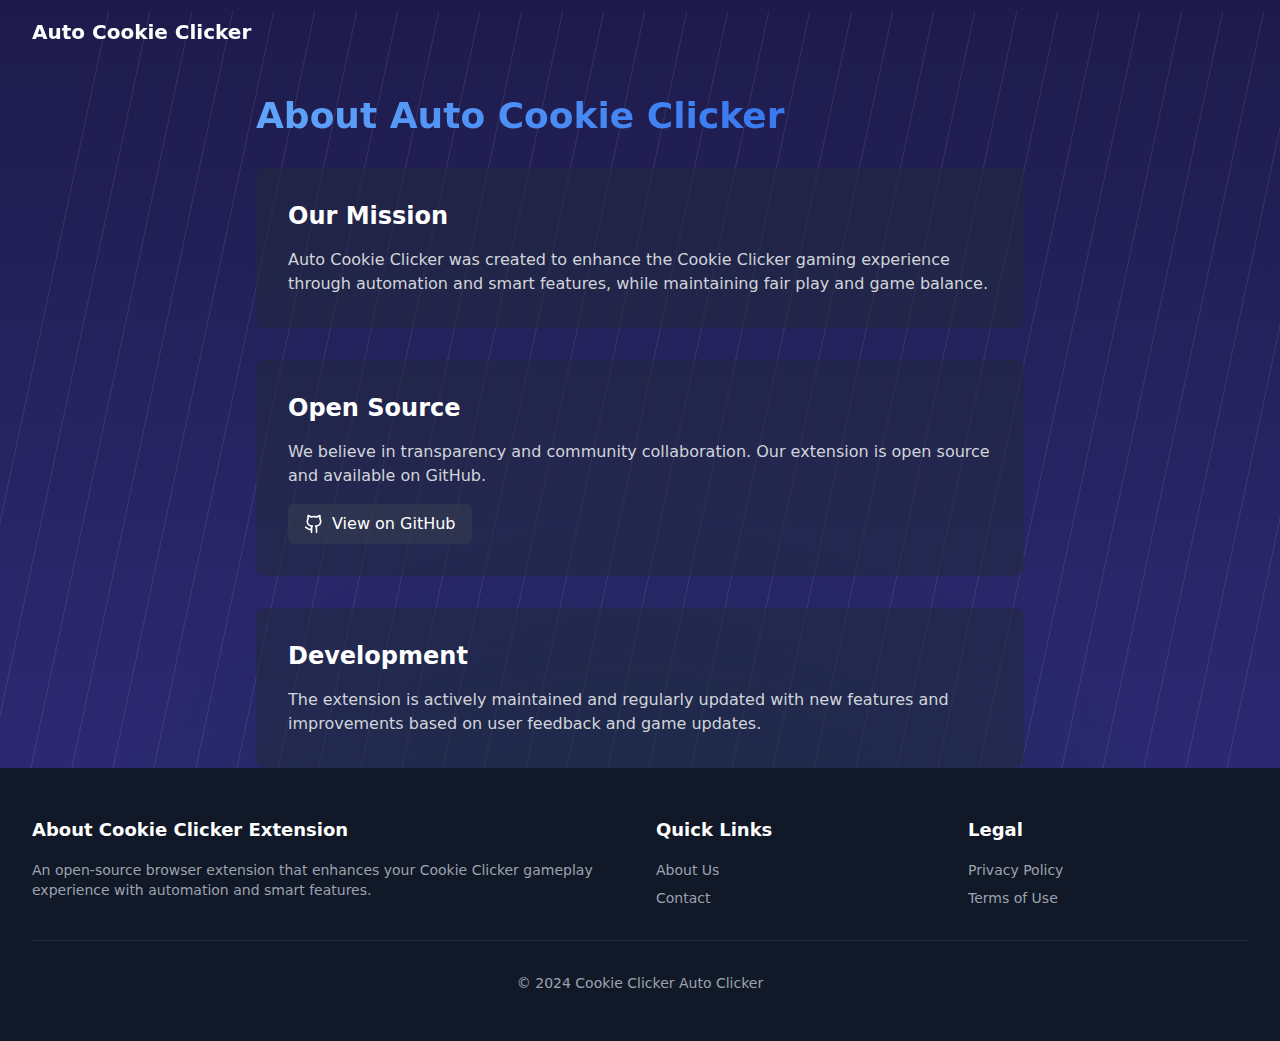
<file: about.html>
<!DOCTYPE html><html><head><meta charSet="utf-8" data-next-head=""/><meta name="viewport" content="width=device-width" data-next-head=""/><link rel="preconnect" href="https://fonts.googleapis.com" data-next-head=""/><link rel="preconnect" href="https://fonts.gstatic.com" crossorigin="anonymous" data-next-head=""/><title data-next-head="">About - Auto Cookie Clicker</title><meta name="description" content="Learn about Auto Cookie Clicker extension and its development team." data-next-head=""/><link rel="preload" href="/_next/static/css/c3222e21da5a133a.css" as="style"/><link rel="stylesheet" href="/_next/static/css/c3222e21da5a133a.css" data-n-g=""/><noscript data-n-css=""></noscript><script defer="" noModule="" src="/_next/static/chunks/polyfills-42372ed130431b0a.js"></script><script src="/_next/static/chunks/webpack-0d0518cf5dc92fa8.js" defer=""></script><script src="/_next/static/chunks/framework-df9b3ca72b694dfe.js" defer=""></script><script src="/_next/static/chunks/main-0fdde9e5ec6bfdec.js" defer=""></script><script src="/_next/static/chunks/pages/_app-8ff113bd3ce868ce.js" defer=""></script><script src="/_next/static/chunks/341-d533b30c1eeb4f4c.js" defer=""></script><script src="/_next/static/chunks/pages/about-6f1d25b6ab3b7d6a.js" defer=""></script><script src="/_next/static/n4cZ8-hDI5Qg3j5oz7-sv/_buildManifest.js" defer=""></script><script src="/_next/static/n4cZ8-hDI5Qg3j5oz7-sv/_ssgManifest.js" defer=""></script></head><body><div id="__next"><div class="relative w-full overflow-hidden min-h-screen flex flex-col"><div class="absolute inset-0 flex h-full w-full flex-row justify-between bg-gradient-to-t from-indigo-900 to-indigo-950"><div style="background:radial-gradient(50% 50% at 50% 50%,#072a39 0%,rgb(7,42,57) 50%,rgba(7,42,57,0) 100%)" class="absolute inset-0 top-1/2 h-full w-full rounded-full opacity-40"></div></div><div class="relative h-full w-full"><div class="relative z-10 flex-grow"><nav class="fixed w-full z-50 transition-all duration-300 bg-transparent"><div class="max-w-7xl mx-auto px-4 sm:px-6 lg:px-8"><div class="flex items-center justify-between h-16"><div class="flex-shrink-0"><a class="text-xl font-bold hover:text-blue-400 transition-colors" href="/">Auto Cookie Clicker</a></div></div></div></nav><main class="pt-24 flex-grow"><div class="container mx-auto px-4"><div class="max-w-3xl mx-auto" style="opacity:0;transform:translateY(20px)"><h1 class="text-4xl font-bold mb-8 bg-clip-text text-transparent bg-gradient-to-r from-blue-400 to-blue-600">About Auto Cookie Clicker</h1><div class="space-y-8"><section class="bg-gray-800/50 rounded-lg p-8" style="opacity:0;transform:translateY(20px)"><h2 class="text-2xl font-semibold mb-4">Our Mission</h2><p class="text-gray-300">Auto Cookie Clicker was created to enhance the Cookie Clicker gaming experience through automation and smart features, while maintaining fair play and game balance.</p></section><section class="bg-gray-800/50 rounded-lg p-8" style="opacity:0;transform:translateY(20px)"><h2 class="text-2xl font-semibold mb-4">Open Source</h2><p class="text-gray-300 mb-4">We believe in transparency and community collaboration. Our extension is open source and available on GitHub.</p><a href="https://github.com/cookieclickerautoclicker" target="_blank" rel="noopener noreferrer" class="inline-flex items-center gap-2 bg-gray-700/50 hover:bg-gray-700 px-4 py-2 rounded-md transition-colors"><svg xmlns="http://www.w3.org/2000/svg" width="24" height="24" viewBox="0 0 24 24" fill="none" stroke="currentColor" stroke-width="2" stroke-linecap="round" stroke-linejoin="round" class="lucide lucide-github w-5 h-5"><path d="M15 22v-4a4.8 4.8 0 0 0-1-3.5c3 0 6-2 6-5.5.08-1.25-.27-2.48-1-3.5.28-1.15.28-2.35 0-3.5 0 0-1 0-3 1.5-2.64-.5-5.36-.5-8 0C6 2 5 2 5 2c-.3 1.15-.3 2.35 0 3.5A5.403 5.403 0 0 0 4 9c0 3.5 3 5.5 6 5.5-.39.49-.68 1.05-.85 1.65-.17.6-.22 1.23-.15 1.85v4"></path><path d="M9 18c-4.51 2-5-2-7-2"></path></svg>View on GitHub</a></section><section class="bg-gray-800/50 rounded-lg p-8" style="opacity:0;transform:translateY(20px)"><h2 class="text-2xl font-semibold mb-4">Development</h2><p class="text-gray-300">The extension is actively maintained and regularly updated with new features and improvements based on user feedback and game updates.</p></section></div></div></div></main><footer class="bg-gray-900 text-gray-400 mt-auto"><div class="max-w-7xl mx-auto py-12 px-4 sm:px-6 lg:px-8"><div class="grid grid-cols-1 md:grid-cols-4 gap-8"><div class="col-span-2"><h3 class="text-white text-lg font-semibold mb-4">About Cookie Clicker Extension</h3><p class="text-sm">An open-source browser extension that enhances your Cookie Clicker gameplay experience with automation and smart features.</p></div><div><h3 class="text-white text-lg font-semibold mb-4">Quick Links</h3><ul class="space-y-2 text-sm"><li><a href="/about" class="hover:text-white">About Us</a></li><li><a href="/contact" class="hover:text-white">Contact</a></li></ul></div><div><h3 class="text-white text-lg font-semibold mb-4">Legal</h3><ul class="space-y-2 text-sm"><li><a href="/privacy" class="hover:text-white">Privacy Policy</a></li><li><a href="/terms" class="hover:text-white">Terms of Use</a></li></ul></div></div><div class="mt-8 pt-8 border-t border-gray-800 text-center text-sm"><p>© 2024 Cookie Clicker Auto Clicker</p></div></div></footer></div></div></div></div><script id="__NEXT_DATA__" type="application/json">{"props":{"pageProps":{}},"page":"/about","query":{},"buildId":"n4cZ8-hDI5Qg3j5oz7-sv","nextExport":true,"autoExport":true,"isFallback":false,"scriptLoader":[]}</script></body></html>
</file>
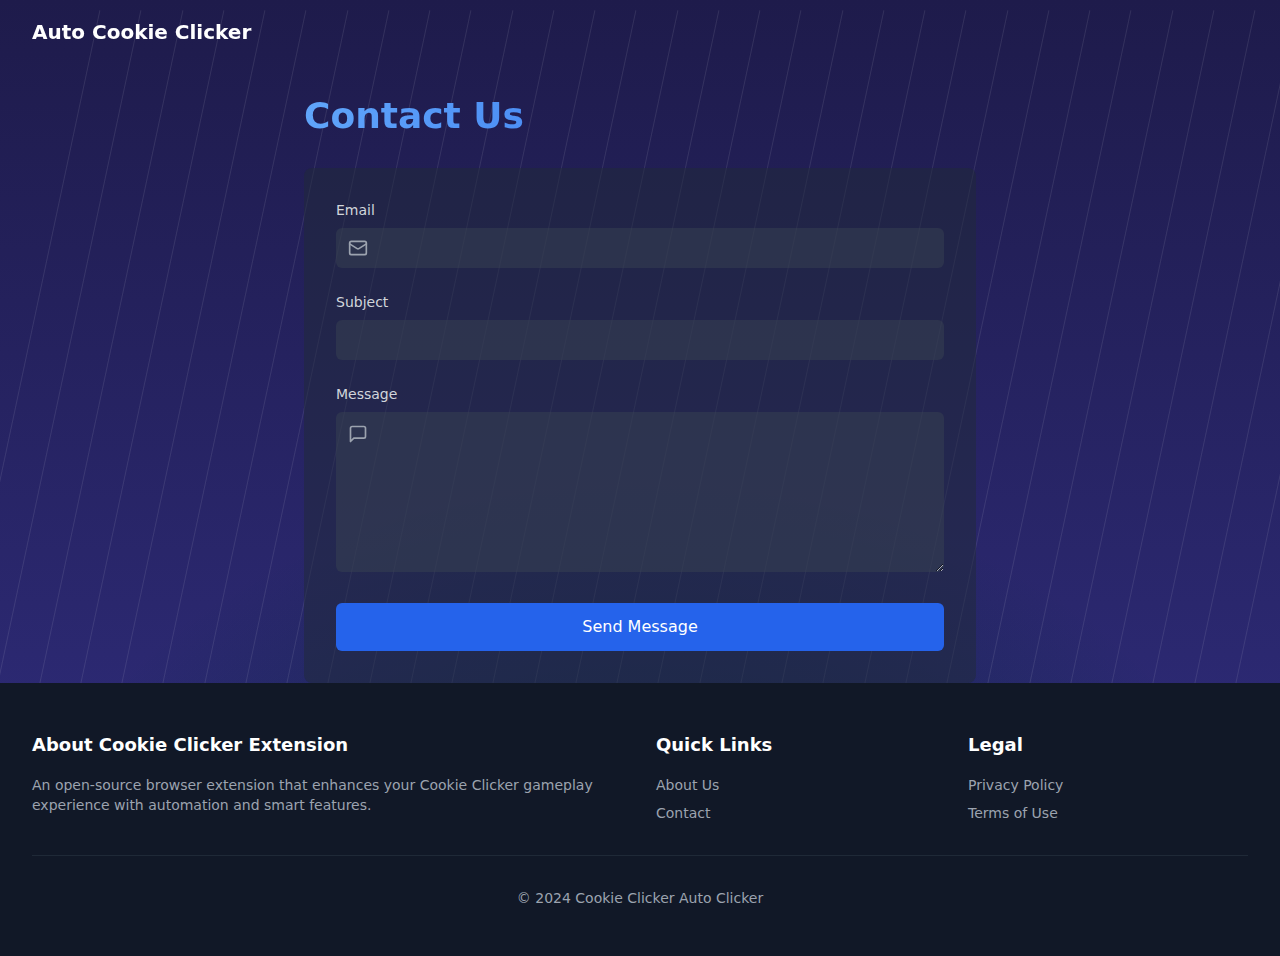
<file: contact.html>
<!DOCTYPE html><html><head><meta charSet="utf-8" data-next-head=""/><meta name="viewport" content="width=device-width" data-next-head=""/><link rel="preconnect" href="https://fonts.googleapis.com" data-next-head=""/><link rel="preconnect" href="https://fonts.gstatic.com" crossorigin="anonymous" data-next-head=""/><title data-next-head="">Contact Us - Auto Cookie Clicker</title><meta name="description" content="Get in touch with us for support or feedback about Auto Cookie Clicker extension." data-next-head=""/><link rel="preload" href="/_next/static/css/c3222e21da5a133a.css" as="style"/><link rel="stylesheet" href="/_next/static/css/c3222e21da5a133a.css" data-n-g=""/><noscript data-n-css=""></noscript><script defer="" noModule="" src="/_next/static/chunks/polyfills-42372ed130431b0a.js"></script><script src="/_next/static/chunks/webpack-0d0518cf5dc92fa8.js" defer=""></script><script src="/_next/static/chunks/framework-df9b3ca72b694dfe.js" defer=""></script><script src="/_next/static/chunks/main-0fdde9e5ec6bfdec.js" defer=""></script><script src="/_next/static/chunks/pages/_app-8ff113bd3ce868ce.js" defer=""></script><script src="/_next/static/chunks/341-d533b30c1eeb4f4c.js" defer=""></script><script src="/_next/static/chunks/pages/contact-f34dd7d575ab3af7.js" defer=""></script><script src="/_next/static/n4cZ8-hDI5Qg3j5oz7-sv/_buildManifest.js" defer=""></script><script src="/_next/static/n4cZ8-hDI5Qg3j5oz7-sv/_ssgManifest.js" defer=""></script></head><body><div id="__next"><div class="relative w-full overflow-hidden min-h-screen flex flex-col"><div class="absolute inset-0 flex h-full w-full flex-row justify-between bg-gradient-to-t from-indigo-900 to-indigo-950"><div style="background:radial-gradient(50% 50% at 50% 50%,#072a39 0%,rgb(7,42,57) 50%,rgba(7,42,57,0) 100%)" class="absolute inset-0 top-1/2 h-full w-full rounded-full opacity-40"></div></div><div class="relative h-full w-full"><div class="relative z-10 flex-grow"><nav class="fixed w-full z-50 transition-all duration-300 bg-transparent"><div class="max-w-7xl mx-auto px-4 sm:px-6 lg:px-8"><div class="flex items-center justify-between h-16"><div class="flex-shrink-0"><a class="text-xl font-bold hover:text-blue-400 transition-colors" href="/">Auto Cookie Clicker</a></div></div></div></nav><main class="pt-24 flex-grow"><div class="container mx-auto px-4"><div class="max-w-2xl mx-auto" style="opacity:0;transform:translateY(20px)"><h1 class="text-4xl font-bold mb-8 bg-clip-text text-transparent bg-gradient-to-r from-blue-400 to-blue-600">Contact Us</h1><div class="bg-gray-800/50 rounded-lg p-8" style="opacity:0;transform:translateY(20px)"><form class="space-y-6"><div><label for="email" class="block text-sm font-medium mb-2 text-gray-300">Email</label><div class="relative"><svg xmlns="http://www.w3.org/2000/svg" width="24" height="24" viewBox="0 0 24 24" fill="none" stroke="currentColor" stroke-width="2" stroke-linecap="round" stroke-linejoin="round" class="lucide lucide-mail absolute left-3 top-1/2 -translate-y-1/2 w-5 h-5 text-gray-400"><rect width="20" height="16" x="2" y="4" rx="2"></rect><path d="m22 7-8.97 5.7a1.94 1.94 0 0 1-2.06 0L2 7"></path></svg><input type="email" id="email" class="w-full pl-10 pr-4 py-2 bg-gray-700/50 rounded-md focus:ring-2 focus:ring-blue-500 text-gray-100" required=""/></div></div><div><label for="subject" class="block text-sm font-medium mb-2 text-gray-300">Subject</label><input type="text" id="subject" class="w-full px-4 py-2 bg-gray-700/50 rounded-md focus:ring-2 focus:ring-blue-500 text-gray-100" required=""/></div><div><label for="message" class="block text-sm font-medium mb-2 text-gray-300">Message</label><div class="relative"><svg xmlns="http://www.w3.org/2000/svg" width="24" height="24" viewBox="0 0 24 24" fill="none" stroke="currentColor" stroke-width="2" stroke-linecap="round" stroke-linejoin="round" class="lucide lucide-message-square absolute left-3 top-3 w-5 h-5 text-gray-400"><path d="M21 15a2 2 0 0 1-2 2H7l-4 4V5a2 2 0 0 1 2-2h14a2 2 0 0 1 2 2z"></path></svg><textarea id="message" rows="6" class="w-full pl-10 pr-4 py-2 bg-gray-700/50 rounded-md focus:ring-2 focus:ring-blue-500 text-gray-100" required=""></textarea></div></div><button type="submit" class="w-full bg-blue-600 hover:bg-blue-700 px-6 py-3 rounded-md font-medium transition-colors text-white">Send Message</button></form></div></div></div></main><footer class="bg-gray-900 text-gray-400 mt-auto"><div class="max-w-7xl mx-auto py-12 px-4 sm:px-6 lg:px-8"><div class="grid grid-cols-1 md:grid-cols-4 gap-8"><div class="col-span-2"><h3 class="text-white text-lg font-semibold mb-4">About Cookie Clicker Extension</h3><p class="text-sm">An open-source browser extension that enhances your Cookie Clicker gameplay experience with automation and smart features.</p></div><div><h3 class="text-white text-lg font-semibold mb-4">Quick Links</h3><ul class="space-y-2 text-sm"><li><a href="/about" class="hover:text-white">About Us</a></li><li><a href="/contact" class="hover:text-white">Contact</a></li></ul></div><div><h3 class="text-white text-lg font-semibold mb-4">Legal</h3><ul class="space-y-2 text-sm"><li><a href="/privacy" class="hover:text-white">Privacy Policy</a></li><li><a href="/terms" class="hover:text-white">Terms of Use</a></li></ul></div></div><div class="mt-8 pt-8 border-t border-gray-800 text-center text-sm"><p>© 2024 Cookie Clicker Auto Clicker</p></div></div></footer></div></div></div></div><script id="__NEXT_DATA__" type="application/json">{"props":{"pageProps":{}},"page":"/contact","query":{},"buildId":"n4cZ8-hDI5Qg3j5oz7-sv","nextExport":true,"autoExport":true,"isFallback":false,"scriptLoader":[]}</script></body></html>
</file>
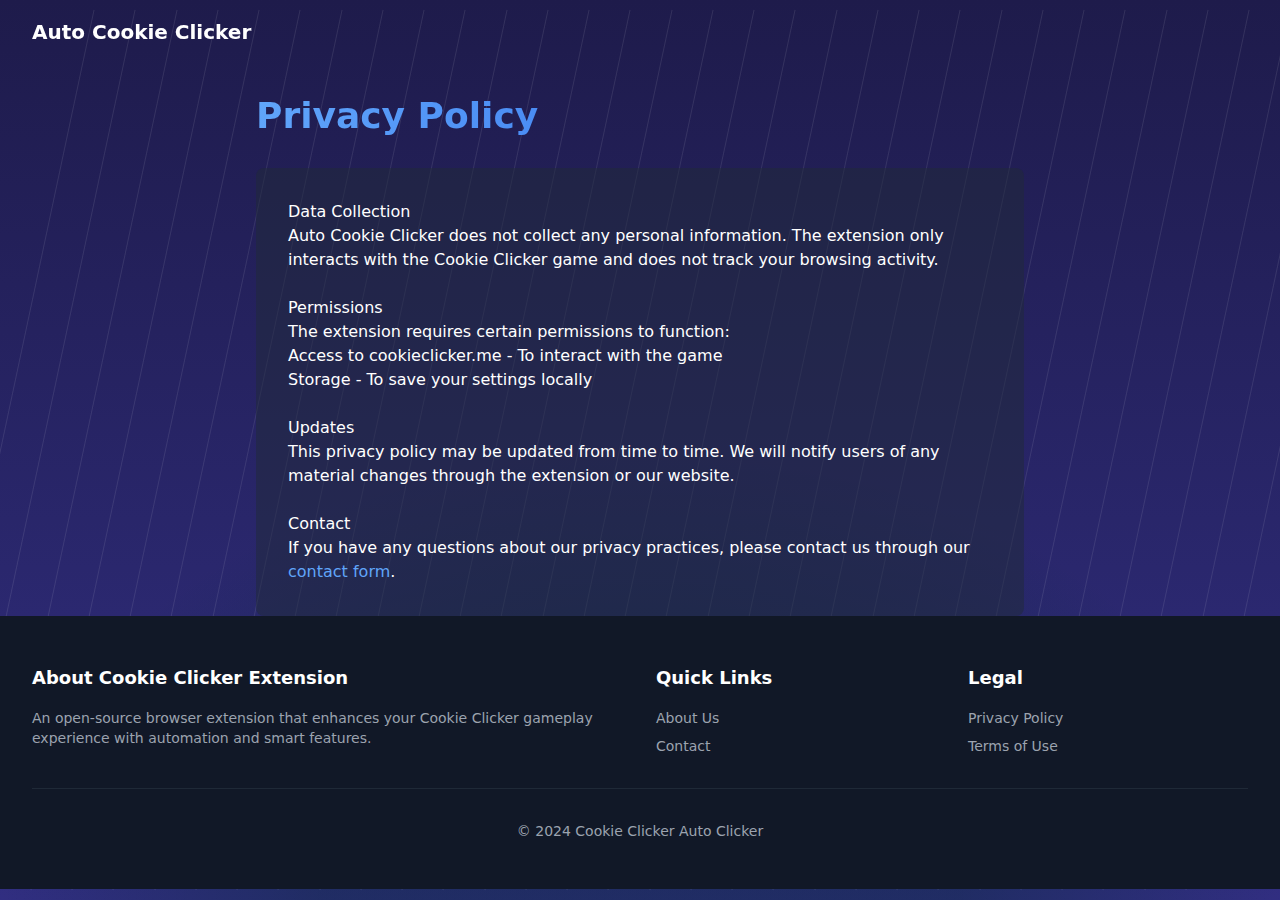
<file: privacy.html>
<!DOCTYPE html><html><head><meta charSet="utf-8" data-next-head=""/><meta name="viewport" content="width=device-width" data-next-head=""/><link rel="preconnect" href="https://fonts.googleapis.com" data-next-head=""/><link rel="preconnect" href="https://fonts.gstatic.com" crossorigin="anonymous" data-next-head=""/><title data-next-head="">Privacy Policy - Auto Cookie Clicker</title><meta name="description" content="Privacy policy and data handling practices for Auto Cookie Clicker extension." data-next-head=""/><link rel="preload" href="/_next/static/css/c3222e21da5a133a.css" as="style"/><link rel="stylesheet" href="/_next/static/css/c3222e21da5a133a.css" data-n-g=""/><noscript data-n-css=""></noscript><script defer="" noModule="" src="/_next/static/chunks/polyfills-42372ed130431b0a.js"></script><script src="/_next/static/chunks/webpack-0d0518cf5dc92fa8.js" defer=""></script><script src="/_next/static/chunks/framework-df9b3ca72b694dfe.js" defer=""></script><script src="/_next/static/chunks/main-0fdde9e5ec6bfdec.js" defer=""></script><script src="/_next/static/chunks/pages/_app-8ff113bd3ce868ce.js" defer=""></script><script src="/_next/static/chunks/341-d533b30c1eeb4f4c.js" defer=""></script><script src="/_next/static/chunks/pages/privacy-7d6629cff4afbc1d.js" defer=""></script><script src="/_next/static/n4cZ8-hDI5Qg3j5oz7-sv/_buildManifest.js" defer=""></script><script src="/_next/static/n4cZ8-hDI5Qg3j5oz7-sv/_ssgManifest.js" defer=""></script></head><body><div id="__next"><div class="relative w-full overflow-hidden min-h-screen flex flex-col"><div class="absolute inset-0 flex h-full w-full flex-row justify-between bg-gradient-to-t from-indigo-900 to-indigo-950"><div style="background:radial-gradient(50% 50% at 50% 50%,#072a39 0%,rgb(7,42,57) 50%,rgba(7,42,57,0) 100%)" class="absolute inset-0 top-1/2 h-full w-full rounded-full opacity-40"></div></div><div class="relative h-full w-full"><div class="relative z-10 flex-grow"><nav class="fixed w-full z-50 transition-all duration-300 bg-transparent"><div class="max-w-7xl mx-auto px-4 sm:px-6 lg:px-8"><div class="flex items-center justify-between h-16"><div class="flex-shrink-0"><a class="text-xl font-bold hover:text-blue-400 transition-colors" href="/">Auto Cookie Clicker</a></div></div></div></nav><main class="pt-24 flex-grow"><div class="container mx-auto px-4"><div class="max-w-3xl mx-auto prose prose-invert" style="opacity:0;transform:translateY(20px)"><h1 class="text-4xl font-bold mb-8 bg-clip-text text-transparent bg-gradient-to-r from-blue-400 to-blue-600">Privacy Policy</h1><div class="bg-gray-800/50 rounded-lg p-8 space-y-6" style="opacity:0;transform:translateY(20px)"><section><h2>Data Collection</h2><p>Auto Cookie Clicker does not collect any personal information. The extension only interacts with the Cookie Clicker game and does not track your browsing activity.</p></section><section><h2>Permissions</h2><p>The extension requires certain permissions to function:</p><ul><li>Access to cookieclicker.me - To interact with the game</li><li>Storage - To save your settings locally</li></ul></section><section><h2>Updates</h2><p>This privacy policy may be updated from time to time. We will notify users of any material changes through the extension or our website.</p></section><section><h2>Contact</h2><p>If you have any questions about our privacy practices, please contact us through our <a href="/contact" class="text-blue-400 hover:text-blue-300">contact form</a>.</p></section></div></div></div></main><footer class="bg-gray-900 text-gray-400 mt-auto"><div class="max-w-7xl mx-auto py-12 px-4 sm:px-6 lg:px-8"><div class="grid grid-cols-1 md:grid-cols-4 gap-8"><div class="col-span-2"><h3 class="text-white text-lg font-semibold mb-4">About Cookie Clicker Extension</h3><p class="text-sm">An open-source browser extension that enhances your Cookie Clicker gameplay experience with automation and smart features.</p></div><div><h3 class="text-white text-lg font-semibold mb-4">Quick Links</h3><ul class="space-y-2 text-sm"><li><a href="/about" class="hover:text-white">About Us</a></li><li><a href="/contact" class="hover:text-white">Contact</a></li></ul></div><div><h3 class="text-white text-lg font-semibold mb-4">Legal</h3><ul class="space-y-2 text-sm"><li><a href="/privacy" class="hover:text-white">Privacy Policy</a></li><li><a href="/terms" class="hover:text-white">Terms of Use</a></li></ul></div></div><div class="mt-8 pt-8 border-t border-gray-800 text-center text-sm"><p>© 2024 Cookie Clicker Auto Clicker</p></div></div></footer></div></div></div></div><script id="__NEXT_DATA__" type="application/json">{"props":{"pageProps":{}},"page":"/privacy","query":{},"buildId":"n4cZ8-hDI5Qg3j5oz7-sv","nextExport":true,"autoExport":true,"isFallback":false,"scriptLoader":[]}</script></body></html>
</file>
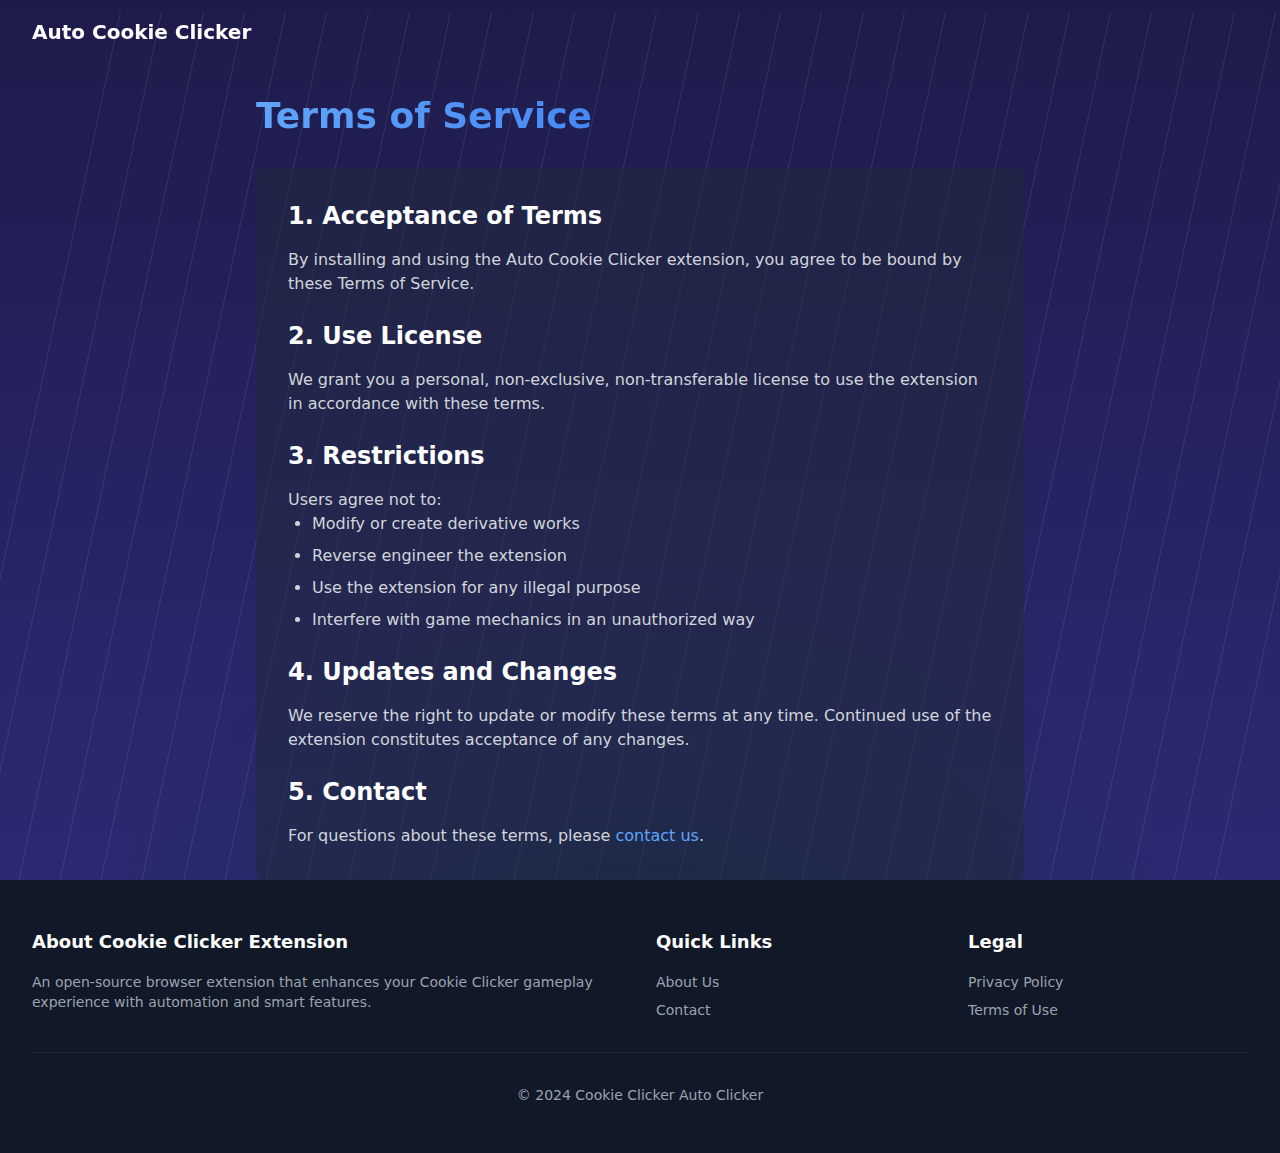
<file: terms.html>
<!DOCTYPE html><html><head><meta charSet="utf-8" data-next-head=""/><meta name="viewport" content="width=device-width" data-next-head=""/><link rel="preconnect" href="https://fonts.googleapis.com" data-next-head=""/><link rel="preconnect" href="https://fonts.gstatic.com" crossorigin="anonymous" data-next-head=""/><title data-next-head="">Terms of Service - Auto Cookie Clicker</title><meta name="description" content="Terms of service and usage guidelines for Auto Cookie Clicker extension." data-next-head=""/><link rel="preload" href="/_next/static/css/c3222e21da5a133a.css" as="style"/><link rel="stylesheet" href="/_next/static/css/c3222e21da5a133a.css" data-n-g=""/><noscript data-n-css=""></noscript><script defer="" noModule="" src="/_next/static/chunks/polyfills-42372ed130431b0a.js"></script><script src="/_next/static/chunks/webpack-0d0518cf5dc92fa8.js" defer=""></script><script src="/_next/static/chunks/framework-df9b3ca72b694dfe.js" defer=""></script><script src="/_next/static/chunks/main-0fdde9e5ec6bfdec.js" defer=""></script><script src="/_next/static/chunks/pages/_app-8ff113bd3ce868ce.js" defer=""></script><script src="/_next/static/chunks/341-d533b30c1eeb4f4c.js" defer=""></script><script src="/_next/static/chunks/pages/terms-9a6e415371b7b896.js" defer=""></script><script src="/_next/static/n4cZ8-hDI5Qg3j5oz7-sv/_buildManifest.js" defer=""></script><script src="/_next/static/n4cZ8-hDI5Qg3j5oz7-sv/_ssgManifest.js" defer=""></script></head><body><div id="__next"><div class="relative w-full overflow-hidden min-h-screen flex flex-col"><div class="absolute inset-0 flex h-full w-full flex-row justify-between bg-gradient-to-t from-indigo-900 to-indigo-950"><div style="background:radial-gradient(50% 50% at 50% 50%,#072a39 0%,rgb(7,42,57) 50%,rgba(7,42,57,0) 100%)" class="absolute inset-0 top-1/2 h-full w-full rounded-full opacity-40"></div></div><div class="relative h-full w-full"><div class="relative z-10 flex-grow"><nav class="fixed w-full z-50 transition-all duration-300 bg-transparent"><div class="max-w-7xl mx-auto px-4 sm:px-6 lg:px-8"><div class="flex items-center justify-between h-16"><div class="flex-shrink-0"><a class="text-xl font-bold hover:text-blue-400 transition-colors" href="/">Auto Cookie Clicker</a></div></div></div></nav><main class="pt-24 flex-grow"><div class="container mx-auto px-4"><div class="max-w-3xl mx-auto prose prose-invert" style="opacity:0;transform:translateY(20px)"><h1 class="text-4xl font-bold mb-8 bg-clip-text text-transparent bg-gradient-to-r from-blue-400 to-blue-600">Terms of Service</h1><div class="bg-gray-800/50 rounded-lg p-8 space-y-6" style="opacity:0;transform:translateY(20px)"><section><h2 class="text-2xl font-semibold mb-4">1. Acceptance of Terms</h2><p class="text-gray-300">By installing and using the Auto Cookie Clicker extension, you agree to be bound by these Terms of Service.</p></section><section><h2 class="text-2xl font-semibold mb-4">2. Use License</h2><p class="text-gray-300">We grant you a personal, non-exclusive, non-transferable license to use the extension in accordance with these terms.</p></section><section><h2 class="text-2xl font-semibold mb-4">3. Restrictions</h2><p class="text-gray-300">Users agree not to:</p><ul class="list-disc pl-6 text-gray-300 space-y-2"><li>Modify or create derivative works</li><li>Reverse engineer the extension</li><li>Use the extension for any illegal purpose</li><li>Interfere with game mechanics in an unauthorized way</li></ul></section><section><h2 class="text-2xl font-semibold mb-4">4. Updates and Changes</h2><p class="text-gray-300">We reserve the right to update or modify these terms at any time. Continued use of the extension constitutes acceptance of any changes.</p></section><section><h2 class="text-2xl font-semibold mb-4">5. Contact</h2><p class="text-gray-300">For questions about these terms, please<!-- --> <a class="text-blue-400 hover:text-blue-300" href="/contact">contact us</a>.</p></section></div></div></div></main><footer class="bg-gray-900 text-gray-400 mt-auto"><div class="max-w-7xl mx-auto py-12 px-4 sm:px-6 lg:px-8"><div class="grid grid-cols-1 md:grid-cols-4 gap-8"><div class="col-span-2"><h3 class="text-white text-lg font-semibold mb-4">About Cookie Clicker Extension</h3><p class="text-sm">An open-source browser extension that enhances your Cookie Clicker gameplay experience with automation and smart features.</p></div><div><h3 class="text-white text-lg font-semibold mb-4">Quick Links</h3><ul class="space-y-2 text-sm"><li><a href="/about" class="hover:text-white">About Us</a></li><li><a href="/contact" class="hover:text-white">Contact</a></li></ul></div><div><h3 class="text-white text-lg font-semibold mb-4">Legal</h3><ul class="space-y-2 text-sm"><li><a href="/privacy" class="hover:text-white">Privacy Policy</a></li><li><a href="/terms" class="hover:text-white">Terms of Use</a></li></ul></div></div><div class="mt-8 pt-8 border-t border-gray-800 text-center text-sm"><p>© 2024 Cookie Clicker Auto Clicker</p></div></div></footer></div></div></div></div><script id="__NEXT_DATA__" type="application/json">{"props":{"pageProps":{}},"page":"/terms","query":{},"buildId":"n4cZ8-hDI5Qg3j5oz7-sv","nextExport":true,"autoExport":true,"isFallback":false,"scriptLoader":[]}</script></body></html>
</file>
<file: _next/static/css/c3222e21da5a133a.css>
*,:after,:before{--tw-border-spacing-x:0;--tw-border-spacing-y:0;--tw-translate-x:0;--tw-translate-y:0;--tw-rotate:0;--tw-skew-x:0;--tw-skew-y:0;--tw-scale-x:1;--tw-scale-y:1;--tw-pan-x: ;--tw-pan-y: ;--tw-pinch-zoom: ;--tw-scroll-snap-strictness:proximity;--tw-gradient-from-position: ;--tw-gradient-via-position: ;--tw-gradient-to-position: ;--tw-ordinal: ;--tw-slashed-zero: ;--tw-numeric-figure: ;--tw-numeric-spacing: ;--tw-numeric-fraction: ;--tw-ring-inset: ;--tw-ring-offset-width:0px;--tw-ring-offset-color:#fff;--tw-ring-color:rgba(59,130,246,.5);--tw-ring-offset-shadow:0 0 #0000;--tw-ring-shadow:0 0 #0000;--tw-shadow:0 0 #0000;--tw-shadow-colored:0 0 #0000;--tw-blur: ;--tw-brightness: ;--tw-contrast: ;--tw-grayscale: ;--tw-hue-rotate: ;--tw-invert: ;--tw-saturate: ;--tw-sepia: ;--tw-drop-shadow: ;--tw-backdrop-blur: ;--tw-backdrop-brightness: ;--tw-backdrop-contrast: ;--tw-backdrop-grayscale: ;--tw-backdrop-hue-rotate: ;--tw-backdrop-invert: ;--tw-backdrop-opacity: ;--tw-backdrop-saturate: ;--tw-backdrop-sepia: ;--tw-contain-size: ;--tw-contain-layout: ;--tw-contain-paint: ;--tw-contain-style: }::backdrop{--tw-border-spacing-x:0;--tw-border-spacing-y:0;--tw-translate-x:0;--tw-translate-y:0;--tw-rotate:0;--tw-skew-x:0;--tw-skew-y:0;--tw-scale-x:1;--tw-scale-y:1;--tw-pan-x: ;--tw-pan-y: ;--tw-pinch-zoom: ;--tw-scroll-snap-strictness:proximity;--tw-gradient-from-position: ;--tw-gradient-via-position: ;--tw-gradient-to-position: ;--tw-ordinal: ;--tw-slashed-zero: ;--tw-numeric-figure: ;--tw-numeric-spacing: ;--tw-numeric-fraction: ;--tw-ring-inset: ;--tw-ring-offset-width:0px;--tw-ring-offset-color:#fff;--tw-ring-color:rgba(59,130,246,.5);--tw-ring-offset-shadow:0 0 #0000;--tw-ring-shadow:0 0 #0000;--tw-shadow:0 0 #0000;--tw-shadow-colored:0 0 #0000;--tw-blur: ;--tw-brightness: ;--tw-contrast: ;--tw-grayscale: ;--tw-hue-rotate: ;--tw-invert: ;--tw-saturate: ;--tw-sepia: ;--tw-drop-shadow: ;--tw-backdrop-blur: ;--tw-backdrop-brightness: ;--tw-backdrop-contrast: ;--tw-backdrop-grayscale: ;--tw-backdrop-hue-rotate: ;--tw-backdrop-invert: ;--tw-backdrop-opacity: ;--tw-backdrop-saturate: ;--tw-backdrop-sepia: ;--tw-contain-size: ;--tw-contain-layout: ;--tw-contain-paint: ;--tw-contain-style: }/*
! tailwindcss v3.4.17 | MIT License | https://tailwindcss.com
*/*,:after,:before{box-sizing:border-box;border:0 solid #e5e7eb}:after,:before{--tw-content:""}:host,html{line-height:1.5;-webkit-text-size-adjust:100%;-moz-tab-size:4;-o-tab-size:4;tab-size:4;font-family:ui-sans-serif,system-ui,sans-serif,Apple Color Emoji,Segoe UI Emoji,Segoe UI Symbol,Noto Color Emoji;font-feature-settings:normal;font-variation-settings:normal;-webkit-tap-highlight-color:transparent}body{margin:0;line-height:inherit}hr{height:0;color:inherit;border-top-width:1px}abbr:where([title]){-webkit-text-decoration:underline dotted;text-decoration:underline dotted}h1,h2,h3,h4,h5,h6{font-size:inherit;font-weight:inherit}a{color:inherit;text-decoration:inherit}b,strong{font-weight:bolder}code,kbd,pre,samp{font-family:ui-monospace,SFMono-Regular,Menlo,Monaco,Consolas,Liberation Mono,Courier New,monospace;font-feature-settings:normal;font-variation-settings:normal;font-size:1em}small{font-size:80%}sub,sup{font-size:75%;line-height:0;position:relative;vertical-align:baseline}sub{bottom:-.25em}sup{top:-.5em}table{text-indent:0;border-color:inherit;border-collapse:collapse}button,input,optgroup,select,textarea{font-family:inherit;font-feature-settings:inherit;font-variation-settings:inherit;font-size:100%;font-weight:inherit;line-height:inherit;letter-spacing:inherit;color:inherit;margin:0;padding:0}button,select{text-transform:none}button,input:where([type=button]),input:where([type=reset]),input:where([type=submit]){-webkit-appearance:button;background-color:transparent;background-image:none}:-moz-focusring{outline:auto}:-moz-ui-invalid{box-shadow:none}progress{vertical-align:baseline}::-webkit-inner-spin-button,::-webkit-outer-spin-button{height:auto}[type=search]{-webkit-appearance:textfield;outline-offset:-2px}::-webkit-search-decoration{-webkit-appearance:none}::-webkit-file-upload-button{-webkit-appearance:button;font:inherit}summary{display:list-item}blockquote,dd,dl,figure,h1,h2,h3,h4,h5,h6,hr,p,pre{margin:0}fieldset{margin:0}fieldset,legend{padding:0}menu,ol,ul{list-style:none;margin:0;padding:0}dialog{padding:0}textarea{resize:vertical}input::-moz-placeholder,textarea::-moz-placeholder{opacity:1;color:#9ca3af}input::placeholder,textarea::placeholder{opacity:1;color:#9ca3af}[role=button],button{cursor:pointer}:disabled{cursor:default}audio,canvas,embed,iframe,img,object,svg,video{display:block;vertical-align:middle}img,video{max-width:100%;height:auto}[hidden]:where(:not([hidden=until-found])){display:none}.container{width:100%}@media (min-width:640px){.container{max-width:640px}}@media (min-width:768px){.container{max-width:768px}}@media (min-width:1024px){.container{max-width:1024px}}@media (min-width:1280px){.container{max-width:1280px}}@media (min-width:1536px){.container{max-width:1536px}}.pointer-events-none{pointer-events:none}.fixed{position:fixed}.absolute{position:absolute}.relative{position:relative}.inset-0{inset:0}.-bottom-4{bottom:-1rem}.-left-40{left:-10rem}.-right-24{right:-6rem}.-right-4{right:-1rem}.-top-28{top:-7rem}.-top-64{top:-16rem}.bottom-2\.5{bottom:.625rem}.bottom-6{bottom:1.5rem}.left-3{left:.75rem}.left-3\.5{left:.875rem}.left-5{left:1.25rem}.left-6{left:1.5rem}.left-\[calc\(100\%\+1rem\)\]{left:calc(100% + 1rem)}.left-\[calc\(100\%\+2rem\)\]{left:calc(100% + 2rem)}.right-0{right:0}.right-\[calc\(100\%\+1rem\)\]{right:calc(100% + 1rem)}.right-\[calc\(100\%\+2rem\)\]{right:calc(100% + 2rem)}.top-1\/2{top:50%}.top-2\.5{top:.625rem}.top-3{top:.75rem}.top-full{top:100%}.-z-10{z-index:-10}.-z-20{z-index:-20}.z-10{z-index:10}.z-20{z-index:20}.z-50{z-index:50}.col-span-2{grid-column:span 2/span 2}.mx-4{margin-left:1rem;margin-right:1rem}.mx-auto{margin-left:auto;margin-right:auto}.my-8{margin-top:2rem;margin-bottom:2rem}.mb-10{margin-bottom:2.5rem}.mb-12{margin-bottom:3rem}.mb-2{margin-bottom:.5rem}.mb-4{margin-bottom:1rem}.mb-6{margin-bottom:1.5rem}.mb-8{margin-bottom:2rem}.ml-10{margin-left:2.5rem}.ml-2{margin-left:.5rem}.ml-3{margin-left:.75rem}.mr-2{margin-right:.5rem}.mr-3{margin-right:.75rem}.mt-1{margin-top:.25rem}.mt-16{margin-top:4rem}.mt-2{margin-top:.5rem}.mt-4{margin-top:1rem}.mt-8{margin-top:2rem}.mt-auto{margin-top:auto}.block{display:block}.flex{display:flex}.inline-flex{display:inline-flex}.grid{display:grid}.hidden{display:none}.aspect-video{aspect-ratio:16/9}.size-1{width:.25rem;height:.25rem}.size-2{width:.5rem;height:.5rem}.size-6{width:1.5rem;height:1.5rem}.h-0{height:0}.h-12{height:3rem}.h-16{height:4rem}.h-20{height:5rem}.h-3{height:.75rem}.h-4{height:1rem}.h-5{height:1.25rem}.h-6{height:1.5rem}.h-7{height:1.75rem}.h-72{height:18rem}.h-8{height:2rem}.h-full{height:100%}.min-h-52{min-height:13rem}.min-h-\[200px\]{min-height:200px}.min-h-\[80vh\]{min-height:80vh}.min-h-screen{min-height:100vh}.w-12{width:3rem}.w-16{width:4rem}.w-20{width:5rem}.w-3{width:.75rem}.w-4{width:1rem}.w-5{width:1.25rem}.w-6{width:1.5rem}.w-64{width:16rem}.w-7{width:1.75rem}.w-72{width:18rem}.w-8{width:2rem}.w-80{width:20rem}.w-full{width:100%}.w-px{width:1px}.min-w-52{min-width:13rem}.max-w-2xl{max-width:42rem}.max-w-3xl{max-width:48rem}.max-w-4xl{max-width:56rem}.max-w-5xl{max-width:64rem}.max-w-6xl{max-width:72rem}.max-w-7xl{max-width:80rem}.max-w-\[1200px\]{max-width:1200px}.max-w-lg{max-width:32rem}.flex-1{flex:1 1 0%}.flex-shrink-0{flex-shrink:0}.flex-grow{flex-grow:1}.-translate-y-0\.5{--tw-translate-y:-0.125rem}.-translate-y-0\.5,.-translate-y-1\/2{transform:translate(var(--tw-translate-x),var(--tw-translate-y)) rotate(var(--tw-rotate)) skewX(var(--tw-skew-x)) skewY(var(--tw-skew-y)) scaleX(var(--tw-scale-x)) scaleY(var(--tw-scale-y))}.-translate-y-1\/2{--tw-translate-y:-50%}.-rotate-12{--tw-rotate:-12deg}.-rotate-12,.rotate-12{transform:translate(var(--tw-translate-x),var(--tw-translate-y)) rotate(var(--tw-rotate)) skewX(var(--tw-skew-x)) skewY(var(--tw-skew-y)) scaleX(var(--tw-scale-x)) scaleY(var(--tw-scale-y))}.rotate-12{--tw-rotate:12deg}.rotate-180{--tw-rotate:180deg}.rotate-180,.rotate-45{transform:translate(var(--tw-translate-x),var(--tw-translate-y)) rotate(var(--tw-rotate)) skewX(var(--tw-skew-x)) skewY(var(--tw-skew-y)) scaleX(var(--tw-scale-x)) scaleY(var(--tw-scale-y))}.rotate-45{--tw-rotate:45deg}.scale-50{--tw-scale-x:.5;--tw-scale-y:.5}.scale-50,.transform{transform:translate(var(--tw-translate-x),var(--tw-translate-y)) rotate(var(--tw-rotate)) skewX(var(--tw-skew-x)) skewY(var(--tw-skew-y)) scaleX(var(--tw-scale-x)) scaleY(var(--tw-scale-y))}@keyframes flip-words{10%{transform:translateY(-112%)}25%{transform:translateY(-100%)}35%{transform:translateY(-212%)}50%{transform:translateY(-200%)}60%{transform:translateY(-312%)}75%{transform:translateY(-300%)}85%{transform:translateY(-412%)}to{transform:translateY(-400%)}}.animate-flip-words{animation:flip-words 8s infinite}@keyframes meteor{0%{transform:translateY(-20%) translateX(-50%)}to{transform:translateY(300%) translateX(-50%)}}.animate-meteor{animation:meteor var(--duration) var(--delay) ease-in-out infinite}@keyframes pop-blob{0%{transform:scale(1)}33%{transform:scale(1.2)}66%{transform:scale(.8)}to{transform:scale(1)}}.animate-pop-blob{animation:pop-blob 5s infinite}@keyframes sparkle{0%,to{opacity:.75;scale:.9}50%{opacity:1;scale:1}}.animate-sparkle{animation:sparkle 2s ease-in-out infinite}.cursor-pointer{cursor:pointer}.resize{resize:both}.list-disc{list-style-type:disc}.grid-cols-1{grid-template-columns:repeat(1,minmax(0,1fr))}.flex-row{flex-direction:row}.flex-col{flex-direction:column}.items-start{align-items:flex-start}.items-center{align-items:center}.items-baseline{align-items:baseline}.justify-end{justify-content:flex-end}.justify-center{justify-content:center}.justify-between{justify-content:space-between}.gap-1{gap:.25rem}.gap-12{gap:3rem}.gap-2{gap:.5rem}.gap-4{gap:1rem}.gap-6{gap:1.5rem}.gap-8{gap:2rem}.space-x-2>:not([hidden])~:not([hidden]){--tw-space-x-reverse:0;margin-right:calc(.5rem * var(--tw-space-x-reverse));margin-left:calc(.5rem * calc(1 - var(--tw-space-x-reverse)))}.space-x-4>:not([hidden])~:not([hidden]){--tw-space-x-reverse:0;margin-right:calc(1rem * var(--tw-space-x-reverse));margin-left:calc(1rem * calc(1 - var(--tw-space-x-reverse)))}.space-y-1>:not([hidden])~:not([hidden]){--tw-space-y-reverse:0;margin-top:calc(.25rem * calc(1 - var(--tw-space-y-reverse)));margin-bottom:calc(.25rem * var(--tw-space-y-reverse))}.space-y-2>:not([hidden])~:not([hidden]){--tw-space-y-reverse:0;margin-top:calc(.5rem * calc(1 - var(--tw-space-y-reverse)));margin-bottom:calc(.5rem * var(--tw-space-y-reverse))}.space-y-4>:not([hidden])~:not([hidden]){--tw-space-y-reverse:0;margin-top:calc(1rem * calc(1 - var(--tw-space-y-reverse)));margin-bottom:calc(1rem * var(--tw-space-y-reverse))}.space-y-6>:not([hidden])~:not([hidden]){--tw-space-y-reverse:0;margin-top:calc(1.5rem * calc(1 - var(--tw-space-y-reverse)));margin-bottom:calc(1.5rem * var(--tw-space-y-reverse))}.space-y-8>:not([hidden])~:not([hidden]){--tw-space-y-reverse:0;margin-top:calc(2rem * calc(1 - var(--tw-space-y-reverse)));margin-bottom:calc(2rem * var(--tw-space-y-reverse))}.overflow-hidden{overflow:hidden}.rounded{border-radius:.25rem}.rounded-full{border-radius:9999px}.rounded-lg{border-radius:.5rem}.rounded-md{border-radius:.375rem}.rounded-sm{border-radius:.125rem}.rounded-b-lg{border-bottom-right-radius:.5rem;border-bottom-left-radius:.5rem}.rounded-t-lg{border-top-left-radius:.5rem;border-top-right-radius:.5rem}.border-b{border-bottom-width:1px}.border-t{border-top-width:1px}.border-gray-700{--tw-border-opacity:1;border-color:rgb(55 65 81/var(--tw-border-opacity,1))}.border-gray-800{--tw-border-opacity:1;border-color:rgb(31 41 55/var(--tw-border-opacity,1))}.bg-\[\#1a73e8\]{--tw-bg-opacity:1;background-color:rgb(26 115 232/var(--tw-bg-opacity,1))}.bg-\[\#202124\]{--tw-bg-opacity:1;background-color:rgb(32 33 36/var(--tw-bg-opacity,1))}.bg-\[\#28c840\]{--tw-bg-opacity:1;background-color:rgb(40 200 64/var(--tw-bg-opacity,1))}.bg-\[\#2D2D2D\]{--tw-bg-opacity:1;background-color:rgb(45 45 45/var(--tw-bg-opacity,1))}.bg-\[\#3c4043\]{--tw-bg-opacity:1;background-color:rgb(60 64 67/var(--tw-bg-opacity,1))}.bg-\[\#febc2e\]{--tw-bg-opacity:1;background-color:rgb(254 188 46/var(--tw-bg-opacity,1))}.bg-\[\#ff5f57\]{--tw-bg-opacity:1;background-color:rgb(255 95 87/var(--tw-bg-opacity,1))}.bg-blue-400{--tw-bg-opacity:1;background-color:rgb(96 165 250/var(--tw-bg-opacity,1))}.bg-blue-500{--tw-bg-opacity:1;background-color:rgb(59 130 246/var(--tw-bg-opacity,1))}.bg-blue-600{--tw-bg-opacity:1;background-color:rgb(37 99 235/var(--tw-bg-opacity,1))}.bg-gray-100{--tw-bg-opacity:1;background-color:rgb(243 244 246/var(--tw-bg-opacity,1))}.bg-gray-600{--tw-bg-opacity:1;background-color:rgb(75 85 99/var(--tw-bg-opacity,1))}.bg-gray-700{--tw-bg-opacity:1;background-color:rgb(55 65 81/var(--tw-bg-opacity,1))}.bg-gray-700\/50{background-color:rgba(55,65,81,.5)}.bg-gray-800{--tw-bg-opacity:1;background-color:rgb(31 41 55/var(--tw-bg-opacity,1))}.bg-gray-800\/50{background-color:rgba(31,41,55,.5)}.bg-gray-900{--tw-bg-opacity:1;background-color:rgb(17 24 39/var(--tw-bg-opacity,1))}.bg-gray-900\/50{background-color:rgba(17,24,39,.5)}.bg-gray-900\/95{background-color:rgba(17,24,39,.95)}.bg-purple-400{--tw-bg-opacity:1;background-color:rgb(192 132 252/var(--tw-bg-opacity,1))}.bg-transparent{background-color:transparent}.bg-white{--tw-bg-opacity:1;background-color:rgb(255 255 255/var(--tw-bg-opacity,1))}.bg-opacity-10{--tw-bg-opacity:0.1}.bg-\[linear-gradient\(to_right\2c \#4f4f4f2e_1px\2c transparent_1px\)\2c linear-gradient\(to_bottom\2c \#4f4f4f2e_1px\2c transparent_1px\)\]{background-image:linear-gradient(90deg,#4f4f4f2e 1px,transparent 0),linear-gradient(180deg,#4f4f4f2e 1px,transparent 0)}.bg-gradient-to-b{background-image:linear-gradient(to bottom,var(--tw-gradient-stops))}.bg-gradient-to-r{background-image:linear-gradient(to right,var(--tw-gradient-stops))}.bg-gradient-to-t{background-image:linear-gradient(to top,var(--tw-gradient-stops))}.from-blue-300{--tw-gradient-from:#93c5fd var(--tw-gradient-from-position);--tw-gradient-to:rgba(147,197,253,0) var(--tw-gradient-to-position);--tw-gradient-stops:var(--tw-gradient-from),var(--tw-gradient-to)}.from-blue-300\/30{--tw-gradient-from:rgba(147,197,253,.3) var(--tw-gradient-from-position);--tw-gradient-to:rgba(147,197,253,0) var(--tw-gradient-to-position);--tw-gradient-stops:var(--tw-gradient-from),var(--tw-gradient-to)}.from-blue-400{--tw-gradient-from:#60a5fa var(--tw-gradient-from-position);--tw-gradient-to:rgba(96,165,250,0) var(--tw-gradient-to-position);--tw-gradient-stops:var(--tw-gradient-from),var(--tw-gradient-to)}.from-blue-500\/5{--tw-gradient-from:rgba(59,130,246,.05) var(--tw-gradient-from-position);--tw-gradient-to:rgba(59,130,246,0) var(--tw-gradient-to-position);--tw-gradient-stops:var(--tw-gradient-from),var(--tw-gradient-to)}.from-gray-900{--tw-gradient-from:#111827 var(--tw-gradient-from-position);--tw-gradient-to:rgba(17,24,39,0) var(--tw-gradient-to-position);--tw-gradient-stops:var(--tw-gradient-from),var(--tw-gradient-to)}.from-indigo-900{--tw-gradient-from:#312e81 var(--tw-gradient-from-position);--tw-gradient-to:rgba(49,46,129,0) var(--tw-gradient-to-position);--tw-gradient-stops:var(--tw-gradient-from),var(--tw-gradient-to)}.from-neutral-50\/50{--tw-gradient-from:hsla(0,0%,98%,.5) var(--tw-gradient-from-position);--tw-gradient-to:hsla(0,0%,98%,0) var(--tw-gradient-to-position);--tw-gradient-stops:var(--tw-gradient-from),var(--tw-gradient-to)}.via-blue-500{--tw-gradient-to:rgba(59,130,246,0) var(--tw-gradient-to-position);--tw-gradient-stops:var(--tw-gradient-from),#3b82f6 var(--tw-gradient-via-position),var(--tw-gradient-to)}.via-blue-500\/30{--tw-gradient-to:rgba(59,130,246,0) var(--tw-gradient-to-position);--tw-gradient-stops:var(--tw-gradient-from),rgba(59,130,246,.3) var(--tw-gradient-via-position),var(--tw-gradient-to)}.via-gray-900{--tw-gradient-to:rgba(17,24,39,0) var(--tw-gradient-to-position);--tw-gradient-stops:var(--tw-gradient-from),#111827 var(--tw-gradient-via-position),var(--tw-gradient-to)}.via-neutral-100{--tw-gradient-to:hsla(0,0%,96%,0) var(--tw-gradient-to-position);--tw-gradient-stops:var(--tw-gradient-from),#f5f5f5 var(--tw-gradient-via-position),var(--tw-gradient-to)}.via-transparent{--tw-gradient-to:transparent var(--tw-gradient-to-position);--tw-gradient-stops:var(--tw-gradient-from),transparent var(--tw-gradient-via-position),var(--tw-gradient-to)}.via-40\%{--tw-gradient-via-position:40%}.via-75\%{--tw-gradient-via-position:75%}.to-blue-600{--tw-gradient-to:#2563eb var(--tw-gradient-to-position)}.to-indigo-950{--tw-gradient-to:#1e1b4b var(--tw-gradient-to-position)}.to-neutral-50{--tw-gradient-to:#fafafa var(--tw-gradient-to-position)}.to-purple-500{--tw-gradient-to:#a855f7 var(--tw-gradient-to-position)}.to-purple-500\/30{--tw-gradient-to:rgba(168,85,247,.3) var(--tw-gradient-to-position)}.to-transparent{--tw-gradient-to:transparent var(--tw-gradient-to-position)}.bg-\[size\:44px_44px\]{background-size:44px 44px}.bg-\[size\:60px_60px\]{background-size:60px 60px}.bg-clip-text{-webkit-background-clip:text;background-clip:text}.fill-white{fill:#fff}.p-1{padding:.25rem}.p-2{padding:.5rem}.p-4{padding:1rem}.p-6{padding:1.5rem}.p-8{padding:2rem}.px-10{padding-left:2.5rem;padding-right:2.5rem}.px-2{padding-left:.5rem;padding-right:.5rem}.px-3{padding-left:.75rem;padding-right:.75rem}.px-4{padding-left:1rem;padding-right:1rem}.px-6{padding-left:1.5rem;padding-right:1.5rem}.px-8{padding-left:2rem;padding-right:2rem}.py-0{padding-top:0;padding-bottom:0}.py-1{padding-top:.25rem;padding-bottom:.25rem}.py-12{padding-top:3rem;padding-bottom:3rem}.py-16{padding-top:4rem;padding-bottom:4rem}.py-2{padding-top:.5rem;padding-bottom:.5rem}.py-24{padding-top:6rem;padding-bottom:6rem}.py-3{padding-top:.75rem;padding-bottom:.75rem}.py-4{padding-top:1rem;padding-bottom:1rem}.py-5{padding-top:1.25rem;padding-bottom:1.25rem}.pb-3{padding-bottom:.75rem}.pl-10{padding-left:2.5rem}.pl-6{padding-left:1.5rem}.pr-4{padding-right:1rem}.pt-2{padding-top:.5rem}.pt-24{padding-top:6rem}.pt-8{padding-top:2rem}.text-left{text-align:left}.text-center{text-align:center}.text-2xl{font-size:1.5rem;line-height:2rem}.text-3xl{font-size:1.875rem;line-height:2.25rem}.text-4xl{font-size:2.25rem;line-height:2.5rem}.text-5xl{font-size:3rem;line-height:1}.text-base{font-size:1rem;line-height:1.5rem}.text-lg{font-size:1.125rem;line-height:1.75rem}.text-sm{font-size:.875rem;line-height:1.25rem}.text-xl{font-size:1.25rem;line-height:1.75rem}.text-xs{font-size:.75rem;line-height:1rem}.font-bold{font-weight:700}.font-medium{font-weight:500}.font-semibold{font-weight:600}.leading-relaxed{line-height:1.625}.text-\[\#1a73e8\]{--tw-text-opacity:1;color:rgb(26 115 232/var(--tw-text-opacity,1))}.text-blue-400{--tw-text-opacity:1;color:rgb(96 165 250/var(--tw-text-opacity,1))}.text-gray-100{--tw-text-opacity:1;color:rgb(243 244 246/var(--tw-text-opacity,1))}.text-gray-200{--tw-text-opacity:1;color:rgb(229 231 235/var(--tw-text-opacity,1))}.text-gray-300{--tw-text-opacity:1;color:rgb(209 213 219/var(--tw-text-opacity,1))}.text-gray-400{--tw-text-opacity:1;color:rgb(156 163 175/var(--tw-text-opacity,1))}.text-gray-600{--tw-text-opacity:1;color:rgb(75 85 99/var(--tw-text-opacity,1))}.text-gray-800{--tw-text-opacity:1;color:rgb(31 41 55/var(--tw-text-opacity,1))}.text-gray-900{--tw-text-opacity:1;color:rgb(17 24 39/var(--tw-text-opacity,1))}.text-green-600{--tw-text-opacity:1;color:rgb(22 163 74/var(--tw-text-opacity,1))}.text-transparent{color:transparent}.text-white{--tw-text-opacity:1;color:rgb(255 255 255/var(--tw-text-opacity,1))}.text-yellow-400{--tw-text-opacity:1;color:rgb(250 204 21/var(--tw-text-opacity,1))}.underline{text-decoration-line:underline}.opacity-0{opacity:0}.opacity-40{opacity:.4}.opacity-45{opacity:.45}.mix-blend-multiply{mix-blend-mode:multiply}.shadow-2xl{--tw-shadow:0 25px 50px -12px rgba(0,0,0,.25);--tw-shadow-colored:0 25px 50px -12px var(--tw-shadow-color)}.shadow-2xl,.shadow-lg{box-shadow:var(--tw-ring-offset-shadow,0 0 #0000),var(--tw-ring-shadow,0 0 #0000),var(--tw-shadow)}.shadow-lg{--tw-shadow:0 10px 15px -3px rgba(0,0,0,.1),0 4px 6px -4px rgba(0,0,0,.1);--tw-shadow-colored:0 10px 15px -3px var(--tw-shadow-color),0 4px 6px -4px var(--tw-shadow-color)}.shadow-xl{--tw-shadow:0 20px 25px -5px rgba(0,0,0,.1),0 8px 10px -6px rgba(0,0,0,.1);--tw-shadow-colored:0 20px 25px -5px var(--tw-shadow-color),0 8px 10px -6px var(--tw-shadow-color);box-shadow:var(--tw-ring-offset-shadow,0 0 #0000),var(--tw-ring-shadow,0 0 #0000),var(--tw-shadow)}.blur-3xl{--tw-blur:blur(64px)}.blur-3xl,.filter{filter:var(--tw-blur) var(--tw-brightness) var(--tw-contrast) var(--tw-grayscale) var(--tw-hue-rotate) var(--tw-invert) var(--tw-saturate) var(--tw-sepia) var(--tw-drop-shadow)}.backdrop-blur-sm{--tw-backdrop-blur:blur(4px);-webkit-backdrop-filter:var(--tw-backdrop-blur) var(--tw-backdrop-brightness) var(--tw-backdrop-contrast) var(--tw-backdrop-grayscale) var(--tw-backdrop-hue-rotate) var(--tw-backdrop-invert) var(--tw-backdrop-opacity) var(--tw-backdrop-saturate) var(--tw-backdrop-sepia);backdrop-filter:var(--tw-backdrop-blur) var(--tw-backdrop-brightness) var(--tw-backdrop-contrast) var(--tw-backdrop-grayscale) var(--tw-backdrop-hue-rotate) var(--tw-backdrop-invert) var(--tw-backdrop-opacity) var(--tw-backdrop-saturate) var(--tw-backdrop-sepia)}.transition{transition-property:color,background-color,border-color,text-decoration-color,fill,stroke,opacity,box-shadow,transform,filter,-webkit-backdrop-filter;transition-property:color,background-color,border-color,text-decoration-color,fill,stroke,opacity,box-shadow,transform,filter,backdrop-filter;transition-property:color,background-color,border-color,text-decoration-color,fill,stroke,opacity,box-shadow,transform,filter,backdrop-filter,-webkit-backdrop-filter;transition-timing-function:cubic-bezier(.4,0,.2,1);transition-duration:.15s}.transition-all{transition-property:all;transition-timing-function:cubic-bezier(.4,0,.2,1);transition-duration:.15s}.transition-colors{transition-property:color,background-color,border-color,text-decoration-color,fill,stroke;transition-timing-function:cubic-bezier(.4,0,.2,1);transition-duration:.15s}.transition-transform{transition-property:transform;transition-timing-function:cubic-bezier(.4,0,.2,1);transition-duration:.15s}.duration-200{transition-duration:.2s}.duration-300{transition-duration:.3s}.duration-500{transition-duration:.5s}.ease-in-out{transition-timing-function:cubic-bezier(.4,0,.2,1)}@keyframes enter{0%{opacity:var(--tw-enter-opacity,1);transform:translate3d(var(--tw-enter-translate-x,0),var(--tw-enter-translate-y,0),0) scale3d(var(--tw-enter-scale,1),var(--tw-enter-scale,1),var(--tw-enter-scale,1)) rotate(var(--tw-enter-rotate,0))}}@keyframes exit{to{opacity:var(--tw-exit-opacity,1);transform:translate3d(var(--tw-exit-translate-x,0),var(--tw-exit-translate-y,0),0) scale3d(var(--tw-exit-scale,1),var(--tw-exit-scale,1),var(--tw-exit-scale,1)) rotate(var(--tw-exit-rotate,0))}}.duration-200{animation-duration:.2s}.duration-300{animation-duration:.3s}.duration-500{animation-duration:.5s}.ease-in-out{animation-timing-function:cubic-bezier(.4,0,.2,1)}.\[--duration\:11s\]{--duration:11s}.\[--duration\:7s\]{--duration:7s}.\[mask-image\:radial-gradient\(ellipse_60\%_50\%_at_50\%_0\%\2c \#000_70\%\2c transparent_110\%\)\]{-webkit-mask-image:radial-gradient(ellipse 60% 50% at 50% 0,#000 70%,transparent 110%);mask-image:radial-gradient(ellipse 60% 50% at 50% 0,#000 70%,transparent 110%)}:root{--foreground-rgb:255,255,255;--background-start-rgb:0,0,0;--background-end-rgb:0,0,0}body{color:rgb(var(--foreground-rgb));background:linear-gradient(to bottom,transparent,rgb(var(--background-end-rgb))) rgb(var(--background-start-rgb))}.hover\:scale-110:hover{--tw-scale-x:1.1;--tw-scale-y:1.1}.hover\:scale-110:hover,.hover\:scale-\[1\.02\]:hover{transform:translate(var(--tw-translate-x),var(--tw-translate-y)) rotate(var(--tw-rotate)) skewX(var(--tw-skew-x)) skewY(var(--tw-skew-y)) scaleX(var(--tw-scale-x)) scaleY(var(--tw-scale-y))}.hover\:scale-\[1\.02\]:hover{--tw-scale-x:1.02;--tw-scale-y:1.02}.hover\:bg-\[\#1557b0\]:hover{--tw-bg-opacity:1;background-color:rgb(21 87 176/var(--tw-bg-opacity,1))}.hover\:bg-blue-700:hover{--tw-bg-opacity:1;background-color:rgb(29 78 216/var(--tw-bg-opacity,1))}.hover\:bg-gray-600:hover{--tw-bg-opacity:1;background-color:rgb(75 85 99/var(--tw-bg-opacity,1))}.hover\:bg-gray-700:hover{--tw-bg-opacity:1;background-color:rgb(55 65 81/var(--tw-bg-opacity,1))}.hover\:bg-gray-800\/70:hover{background-color:rgba(31,41,55,.7)}.hover\:text-blue-300:hover{--tw-text-opacity:1;color:rgb(147 197 253/var(--tw-text-opacity,1))}.hover\:text-blue-400:hover{--tw-text-opacity:1;color:rgb(96 165 250/var(--tw-text-opacity,1))}.hover\:text-white:hover{--tw-text-opacity:1;color:rgb(255 255 255/var(--tw-text-opacity,1))}.hover\:shadow-xl:hover{--tw-shadow:0 20px 25px -5px rgba(0,0,0,.1),0 8px 10px -6px rgba(0,0,0,.1);--tw-shadow-colored:0 20px 25px -5px var(--tw-shadow-color),0 8px 10px -6px var(--tw-shadow-color);box-shadow:var(--tw-ring-offset-shadow,0 0 #0000),var(--tw-ring-shadow,0 0 #0000),var(--tw-shadow)}.focus\:outline-none:focus{outline:2px solid transparent;outline-offset:2px}.focus\:ring-2:focus{--tw-ring-offset-shadow:var(--tw-ring-inset) 0 0 0 var(--tw-ring-offset-width) var(--tw-ring-offset-color);--tw-ring-shadow:var(--tw-ring-inset) 0 0 0 calc(2px + var(--tw-ring-offset-width)) var(--tw-ring-color);box-shadow:var(--tw-ring-offset-shadow),var(--tw-ring-shadow),var(--tw-shadow,0 0 #0000)}.focus\:ring-blue-500:focus{--tw-ring-opacity:1;--tw-ring-color:rgb(59 130 246/var(--tw-ring-opacity,1))}.active\:scale-105:active{--tw-scale-x:1.05;--tw-scale-y:1.05}.active\:scale-105:active,.group:hover .group-hover\:-translate-x-4{transform:translate(var(--tw-translate-x),var(--tw-translate-y)) rotate(var(--tw-rotate)) skewX(var(--tw-skew-x)) skewY(var(--tw-skew-y)) scaleX(var(--tw-scale-x)) scaleY(var(--tw-scale-y))}.group:hover .group-hover\:-translate-x-4{--tw-translate-x:-1rem}.group:hover .group-hover\:-translate-y-12{--tw-translate-y:-3rem}.group:hover .group-hover\:-translate-y-12,.group:hover .group-hover\:translate-x-4{transform:translate(var(--tw-translate-x),var(--tw-translate-y)) rotate(var(--tw-rotate)) skewX(var(--tw-skew-x)) skewY(var(--tw-skew-y)) scaleX(var(--tw-scale-x)) scaleY(var(--tw-scale-y))}.group:hover .group-hover\:translate-x-4{--tw-translate-x:1rem}.group:hover .group-hover\:translate-y-8{--tw-translate-y:2rem}.group:hover .group-hover\:-rotate-12,.group:hover .group-hover\:translate-y-8{transform:translate(var(--tw-translate-x),var(--tw-translate-y)) rotate(var(--tw-rotate)) skewX(var(--tw-skew-x)) skewY(var(--tw-skew-y)) scaleX(var(--tw-scale-x)) scaleY(var(--tw-scale-y))}.group:hover .group-hover\:-rotate-12{--tw-rotate:-12deg}.group:hover .group-hover\:-rotate-\[20deg\]{--tw-rotate:-20deg}.group:hover .group-hover\:-rotate-\[20deg\],.group:hover .group-hover\:rotate-\[20deg\]{transform:translate(var(--tw-translate-x),var(--tw-translate-y)) rotate(var(--tw-rotate)) skewX(var(--tw-skew-x)) skewY(var(--tw-skew-y)) scaleX(var(--tw-scale-x)) scaleY(var(--tw-scale-y))}.group:hover .group-hover\:rotate-\[20deg\]{--tw-rotate:20deg}.group:hover .group-hover\:scale-100{--tw-scale-x:1;--tw-scale-y:1}.group:hover .group-hover\:scale-100,.group:hover .group-hover\:scale-110{transform:translate(var(--tw-translate-x),var(--tw-translate-y)) rotate(var(--tw-rotate)) skewX(var(--tw-skew-x)) skewY(var(--tw-skew-y)) scaleX(var(--tw-scale-x)) scaleY(var(--tw-scale-y))}.group:hover .group-hover\:scale-110{--tw-scale-x:1.1;--tw-scale-y:1.1}.group:hover .group-hover\:bg-gray-900\/30{background-color:rgba(17,24,39,.3)}.group:hover .group-hover\:text-blue-300{--tw-text-opacity:1;color:rgb(147 197 253/var(--tw-text-opacity,1))}.group:hover .group-hover\:text-yellow-300{--tw-text-opacity:1;color:rgb(253 224 71/var(--tw-text-opacity,1))}.group:hover .group-hover\:opacity-100{opacity:1}@media (min-width:640px){.sm\:px-3{padding-left:.75rem;padding-right:.75rem}.sm\:px-6{padding-left:1.5rem;padding-right:1.5rem}}@media (min-width:768px){.md\:block{display:block}.md\:hidden{display:none}.md\:grid-cols-2{grid-template-columns:repeat(2,minmax(0,1fr))}.md\:grid-cols-3{grid-template-columns:repeat(3,minmax(0,1fr))}.md\:grid-cols-4{grid-template-columns:repeat(4,minmax(0,1fr))}.md\:py-32{padding-top:8rem;padding-bottom:8rem}.md\:text-2xl{font-size:1.5rem;line-height:2rem}.md\:text-5xl{font-size:3rem;line-height:1}.md\:text-6xl{font-size:3.75rem;line-height:1}}@media (min-width:1024px){.lg\:grid-cols-3{grid-template-columns:repeat(3,minmax(0,1fr))}.lg\:px-8{padding-left:2rem;padding-right:2rem}}
</file>
